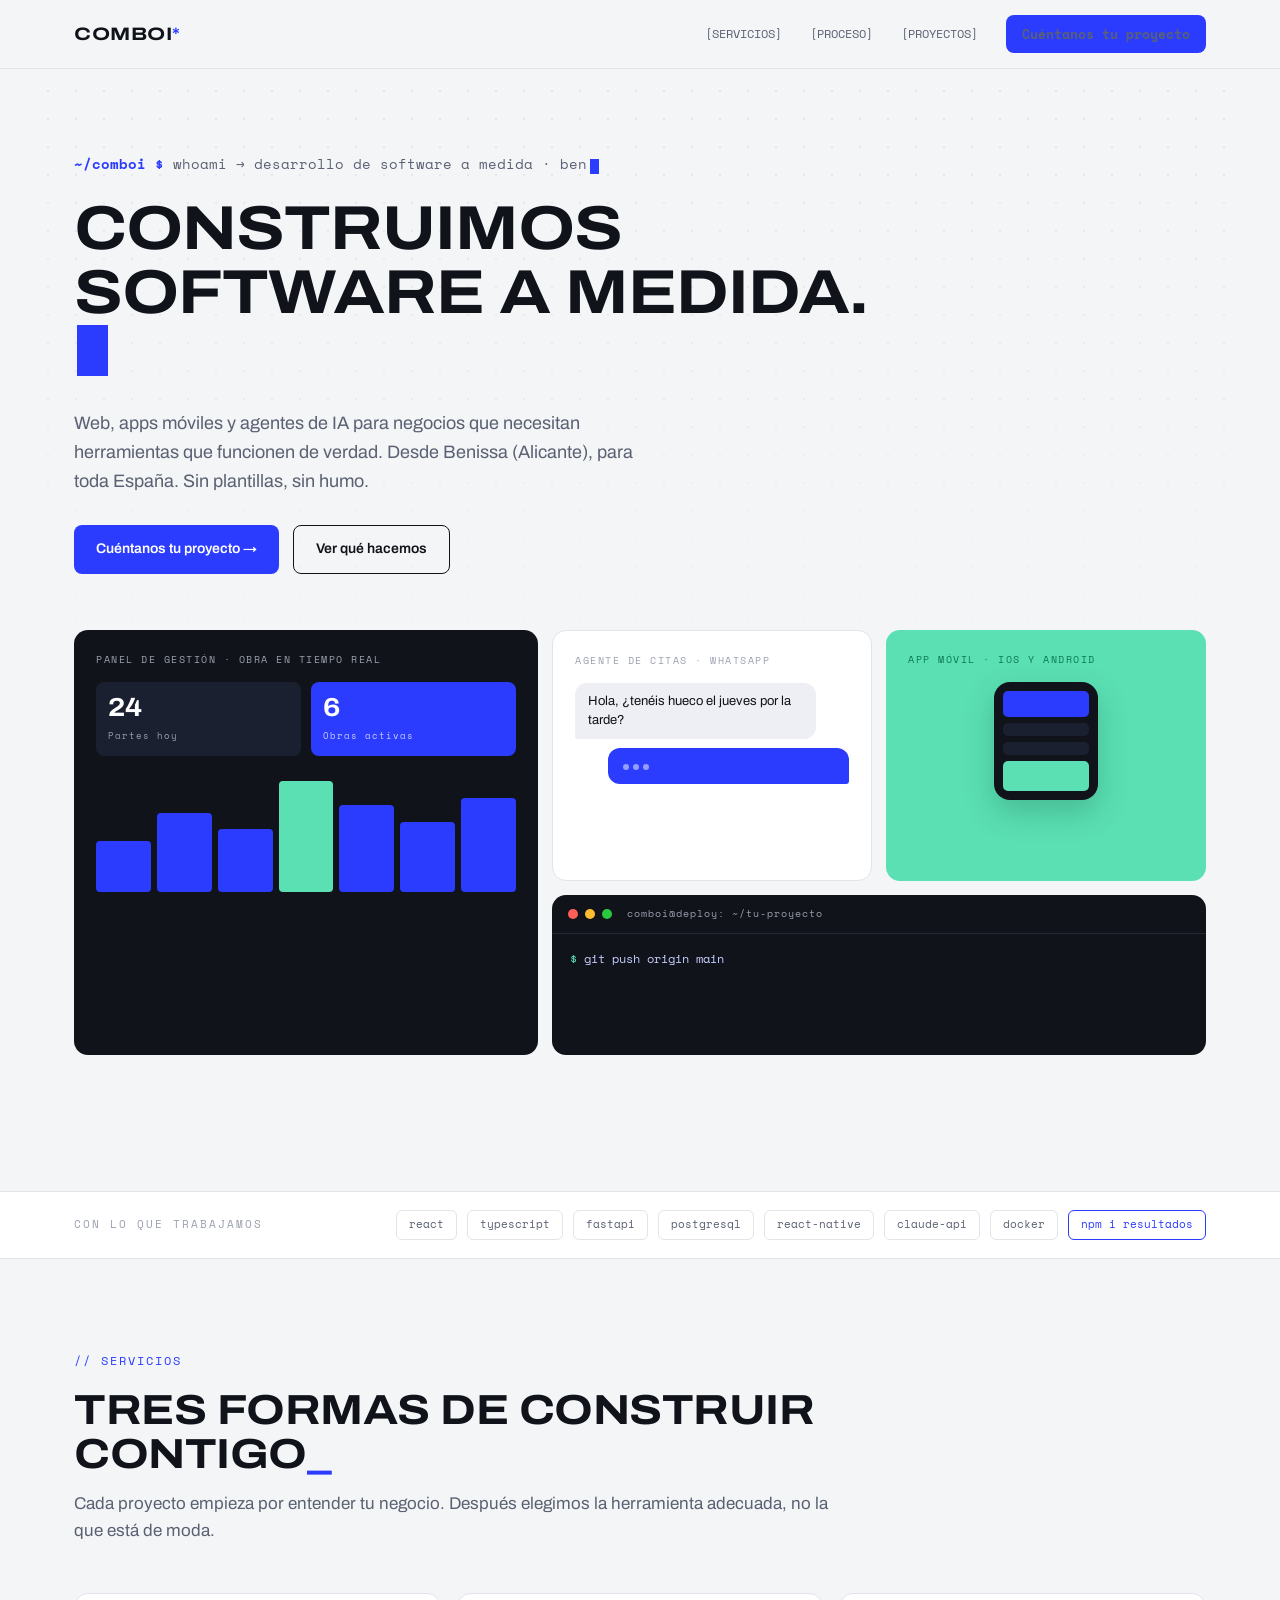
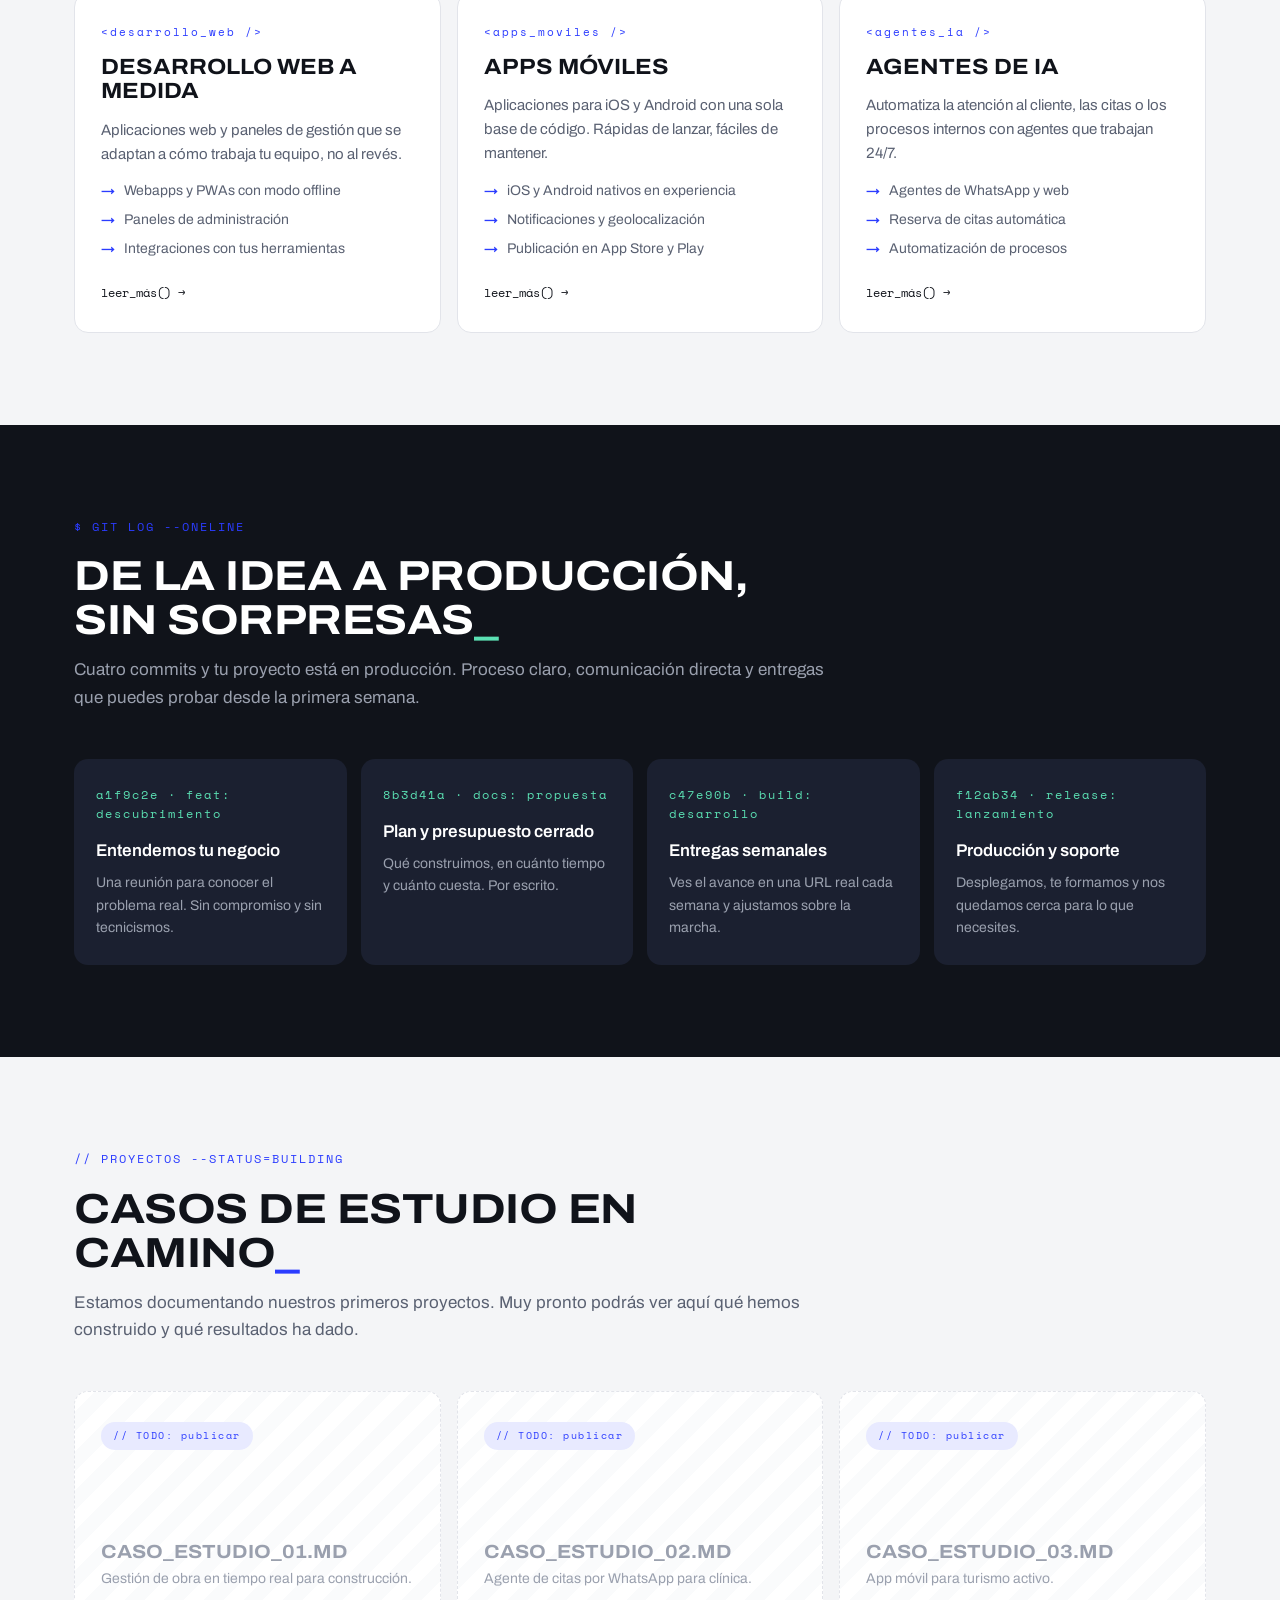
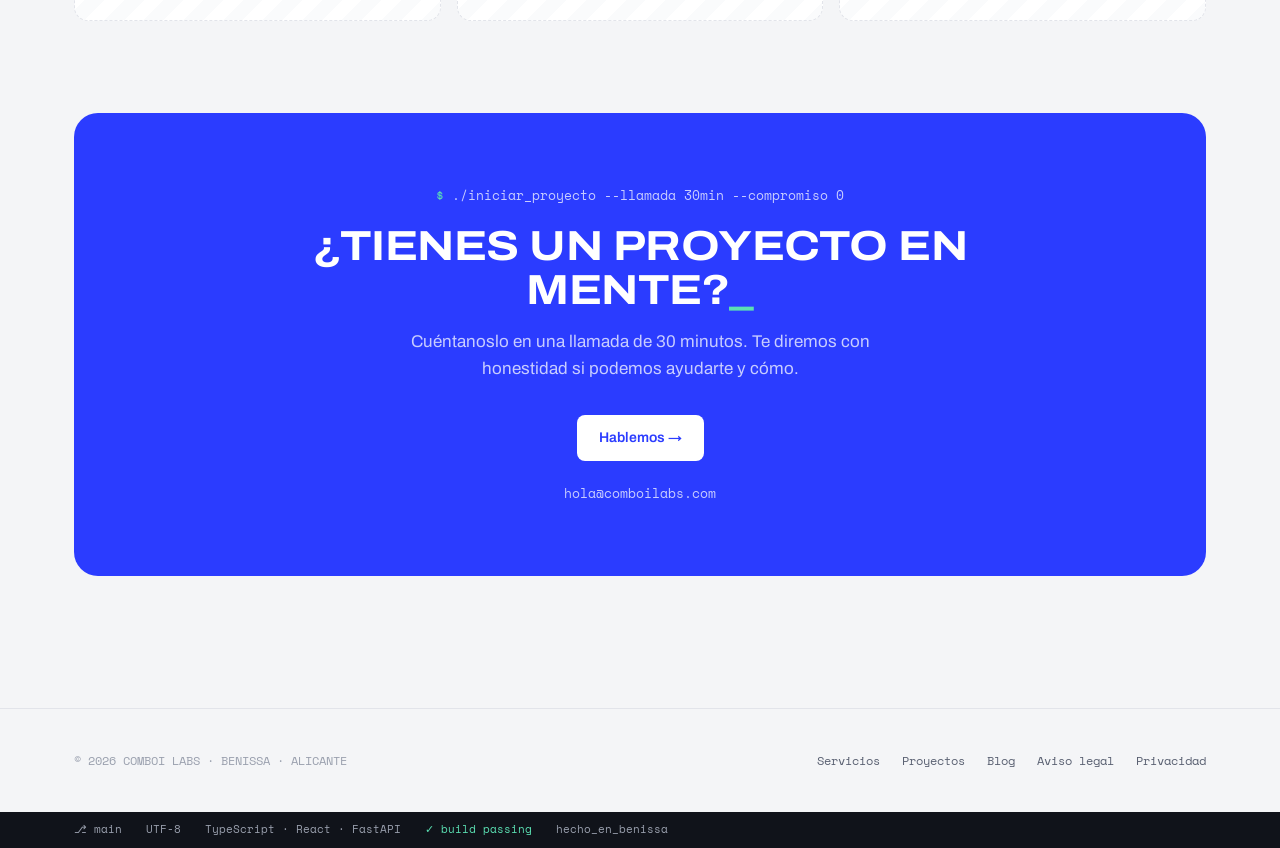
<file: comboi-labs-home.html>
<!DOCTYPE html>
<html lang="es">
<head>
<meta charset="UTF-8">
<meta name="viewport" content="width=device-width, initial-scale=1.0">
<title>Comboi Labs — Desarrollo de software a medida en Benissa, Alicante</title>
<meta name="description" content="Construimos software a medida desde Benissa (Alicante): desarrollo web, aplicaciones móviles y agentes de IA para negocios de toda España.">
<link rel="preconnect" href="https://fonts.googleapis.com">
<link rel="preconnect" href="https://fonts.gstatic.com" crossorigin>
<link href="https://fonts.googleapis.com/css2?family=Archivo:wdth,wght@62..125,400..700&family=Space+Mono:wght@400;700&display=swap" rel="stylesheet">
<script type="application/ld+json">
{
  "@context": "https://schema.org",
  "@type": "Organization",
  "name": "Comboi Labs",
  "url": "https://comboilabs.com",
  "description": "Empresa de desarrollo de software a medida en Benissa (Alicante): desarrollo web, apps móviles y agentes de IA.",
  "address": { "@type": "PostalAddress", "addressLocality": "Benissa", "addressRegion": "Alicante", "addressCountry": "ES" }
}
</script>
<style>
:root{
  --bg:#F4F5F7;
  --surface:#FFFFFF;
  --ink:#10131A;
  --ink-2:#5A6172;
  --ink-3:#9AA0AE;
  --cobalt:#2B3CFF;
  --cobalt-soft:#E8EAFF;
  --mint:#5BE0B3;
  --mint-deep:#0B7A52;
  --line:#E2E4EA;
  --tile-dark:#10131A;
  --tile-dark-2:#1B2030;
  --radius:14px;
}
*{margin:0;padding:0;box-sizing:border-box}
html{scroll-behavior:smooth}
body{
  font-family:'Archivo',sans-serif;
  font-variation-settings:'wdth' 100;
  background:var(--bg);
  color:var(--ink);
  line-height:1.6;
  -webkit-font-smoothing:antialiased;
}
.mono{font-family:'Space Mono',monospace}
.wrap{max-width:1180px;margin:0 auto;padding:0 24px}
a{color:inherit;text-decoration:none}
::selection{background:var(--cobalt);color:#fff}

/* ---------- Header ---------- */
header{
  position:sticky;top:0;z-index:50;
  background:rgba(244,245,247,.85);
  backdrop-filter:blur(12px);
  border-bottom:1px solid var(--line);
}
.nav{display:flex;align-items:center;justify-content:space-between;height:68px}
.logo{
  font-variation-settings:'wdth' 125;
  font-weight:700;font-size:18px;letter-spacing:.5px;
}
.logo em{font-style:normal;color:var(--cobalt)}
.nav-links{display:flex;gap:28px;align-items:center}
.nav-links a{
  font-family:'Space Mono',monospace;font-size:12px;
  color:var(--ink-2);transition:color .2s;
}
.nav-links a:hover{color:var(--cobalt)}
.btn{
  display:inline-flex;align-items:center;gap:8px;
  font-family:'Archivo',sans-serif;font-weight:600;font-size:14px;
  background:var(--cobalt);color:#fff;
  padding:12px 22px;border-radius:8px;border:none;cursor:pointer;
  transition:transform .15s,box-shadow .2s,background .2s;
}
.btn:hover{transform:translateY(-2px);box-shadow:0 8px 24px rgba(43,60,255,.3)}
.btn:focus-visible{outline:3px solid var(--mint);outline-offset:2px}
.btn.ghost{background:transparent;color:var(--ink);border:1.5px solid var(--ink)}
.btn.ghost:hover{box-shadow:0 8px 24px rgba(16,19,26,.12)}
.btn.small{padding:9px 16px;font-size:13px}
.menu-toggle{display:none;background:none;border:none;font-size:24px;cursor:pointer;color:var(--ink)}

/* ---------- Hero ---------- */
.hero{padding:84px 0 64px;position:relative}
.hero::before{
  content:"";position:absolute;inset:-20px -40px 30%;z-index:0;
  background-image:radial-gradient(var(--line) 1.2px,transparent 1.2px);
  background-size:28px 28px;
  -webkit-mask-image:linear-gradient(to bottom,black 0%,transparent 100%);
  mask-image:linear-gradient(to bottom,black 0%,transparent 100%);
}
.hero>*{position:relative;z-index:1}
.term-line{
  font-family:'Space Mono',monospace;font-size:14px;color:var(--ink-2);
  display:block;margin-bottom:22px;min-height:22px;
}
.term-line .prompt{color:var(--cobalt);font-weight:700}
.caret{
  display:inline-block;width:9px;height:1.05em;background:var(--cobalt);
  vertical-align:text-bottom;margin-left:3px;
  animation:caretBlink 1s steps(1) infinite;
}
@keyframes caretBlink{50%{opacity:0}}
.eyebrow{
  font-family:'Space Mono',monospace;font-size:12px;letter-spacing:2px;
  color:var(--cobalt);text-transform:uppercase;display:block;margin-bottom:18px;
}
h1{
  font-variation-settings:'wdth' 115;
  font-weight:700;text-transform:uppercase;
  font-size:clamp(34px,5.4vw,62px);
  line-height:1.02;letter-spacing:-1px;
  max-width:880px;
}
h1 .hl{color:var(--cobalt)}
.hero p.sub{
  font-size:18px;color:var(--ink-2);max-width:560px;margin:22px 0 30px;
}
.hero-ctas{display:flex;gap:14px;flex-wrap:wrap}

/* ---------- Bento ---------- */
.bento{
  display:grid;
  grid-template-columns:1.45fr 1fr 1fr;
  grid-template-rows:auto auto;
  gap:14px;margin-top:56px;
}
.tile{
  border-radius:var(--radius);padding:22px;
  opacity:0;transform:translateY(24px);
  transition:opacity .6s ease,transform .6s ease;
}
.tile.in{opacity:1;transform:none}
.tile-label{
  font-family:'Space Mono',monospace;font-size:10px;letter-spacing:1.5px;
  text-transform:uppercase;display:block;margin-bottom:14px;
}
.tile.dark{background:var(--tile-dark);grid-row:span 2}
.tile.dark .tile-label{color:var(--ink-3)}
.kpis{display:flex;gap:10px;margin-bottom:16px}
.kpi{flex:1;border-radius:8px;padding:12px}
.kpi .num{font-weight:700;font-size:26px;line-height:1;font-variation-settings:'wdth' 110}
.kpi .lbl{font-family:'Space Mono',monospace;font-size:9px;letter-spacing:1px;margin-top:6px;display:block}
.kpi.a{background:var(--tile-dark-2)}
.kpi.a .num{color:#fff}.kpi.a .lbl{color:var(--ink-3)}
.kpi.b{background:var(--cobalt)}
.kpi.b .num{color:#fff}.kpi.b .lbl{color:#C8CDFF}
.chart{display:flex;align-items:flex-end;gap:6px;height:120px}
.bar{
  flex:1;border-radius:4px;background:var(--cobalt);
  transform-origin:bottom;transform:scaleY(0);
  transition:transform .8s cubic-bezier(.2,.8,.2,1);
}
.bar.peak{background:var(--mint)}
.tile.in .bar{transform:scaleY(1)}
.tile.chat{background:var(--surface);border:1px solid var(--line)}
.tile.chat .tile-label{color:var(--ink-3)}
.bubble{
  font-size:13px;line-height:1.45;border-radius:12px;padding:9px 13px;
  max-width:88%;margin-bottom:9px;opacity:0;transform:translateY(8px);
  transition:opacity .4s,transform .4s;
}
.bubble.show{opacity:1;transform:none}
.bubble.them{background:#EDEFF4;color:var(--ink);border-bottom-left-radius:3px}
.bubble.us{background:var(--cobalt);color:#fff;margin-left:auto;border-bottom-right-radius:3px}
.typing{display:inline-flex;gap:4px;padding:4px 2px}
.typing i{width:6px;height:6px;border-radius:50%;background:#fff;opacity:.5;animation:blink 1s infinite}
.typing i:nth-child(2){animation-delay:.2s}
.typing i:nth-child(3){animation-delay:.4s}
@keyframes blink{0%,100%{opacity:.3}50%{opacity:1}}
.tile.mintbg{background:var(--mint)}
.tile.mintbg .tile-label{color:var(--mint-deep)}
.phone{
  width:104px;margin:4px auto 0;background:var(--tile-dark);
  border-radius:16px;padding:9px;box-shadow:0 12px 30px rgba(11,74,54,.25);
}
.phone .row{border-radius:5px;margin-bottom:6px}
.phone .row.r1{height:26px;background:var(--cobalt)}
.phone .row.r2{height:13px;background:var(--tile-dark-2)}
.phone .row.r3{height:13px;background:var(--tile-dark-2)}
.phone .row.r4{height:30px;background:var(--mint);margin-bottom:0}
.tile.term{background:var(--tile-dark);grid-column:span 2;padding:0;overflow:hidden}
.term-bar{display:flex;gap:7px;align-items:center;padding:11px 16px;border-bottom:1px solid #232838}
.term-bar i{width:10px;height:10px;border-radius:50%;display:inline-block}
.term-title{font-family:'Space Mono',monospace;font-size:10px;color:var(--ink-3);margin-left:8px;letter-spacing:1px}
.term-body{font-family:'Space Mono',monospace;font-size:12px;line-height:1.9;padding:14px 18px 16px;min-height:104px}
.t-line{color:#C8CDFF;opacity:0;transform:translateY(4px);transition:opacity .3s,transform .3s}
.t-line.show{opacity:1;transform:none}
.t-prompt{color:var(--mint)}
.t-dim{color:#6B7390}
.t-ok{color:var(--mint)}
@keyframes pulse{0%,100%{opacity:1}50%{opacity:.5}}
.blink{animation:pulse 1.4s infinite}

/* ---------- Stack strip ---------- */
.stack{
  border-top:1px solid var(--line);border-bottom:1px solid var(--line);
  padding:18px 0;margin-top:72px;background:var(--surface);
}
.stack .wrap{
  display:flex;gap:14px;flex-wrap:wrap;align-items:center;justify-content:space-between;
}
.stack .lbl{font-family:'Space Mono',monospace;font-size:11px;color:var(--ink-3);letter-spacing:2px}
.stack .tags{display:flex;gap:10px;flex-wrap:wrap}
.tag{
  font-family:'Space Mono',monospace;font-size:11px;color:var(--ink-2);
  border:1px solid var(--line);border-radius:6px;padding:5px 12px;
}

/* ---------- Sections ---------- */
section{padding:92px 0}
.sec-head{margin-bottom:48px;max-width:760px}
h2{
  font-variation-settings:'wdth' 115;font-weight:700;text-transform:uppercase;
  font-size:clamp(26px,3.6vw,42px);line-height:1.05;letter-spacing:-0.5px;
}
.sec-head p{color:var(--ink-2);font-size:17px;margin-top:14px}

/* Servicios */
.services{display:grid;grid-template-columns:repeat(3,1fr);gap:16px}
.svc{
  background:var(--surface);border:1px solid var(--line);border-radius:var(--radius);
  padding:30px 26px;display:flex;flex-direction:column;gap:14px;
  transition:transform .2s,box-shadow .25s,border-color .2s;
  opacity:0;transform:translateY(24px);
}
.svc.in{opacity:1;transform:none;transition:opacity .6s ease,transform .6s ease}
.svc:hover{transform:translateY(-6px);box-shadow:0 18px 40px rgba(16,19,26,.08);border-color:var(--cobalt)}
.svc .num{font-family:'Space Mono',monospace;font-size:11px;color:var(--cobalt);letter-spacing:2px}
.svc h3{font-variation-settings:'wdth' 110;font-weight:700;font-size:22px;text-transform:uppercase;line-height:1.1}
.svc p{color:var(--ink-2);font-size:15px;flex:1}
.svc ul{list-style:none;display:flex;flex-direction:column;gap:7px}
.svc li{font-size:14px;color:var(--ink-2);display:flex;gap:9px;align-items:baseline}
.svc li::before{content:"→";color:var(--cobalt);font-weight:700}
.svc .link{
  font-family:'Space Mono',monospace;font-size:12px;color:var(--ink);
  margin-top:8px;display:inline-flex;gap:8px;align-items:center;
}
.svc:hover .link{color:var(--cobalt)}

/* Proceso */
.proc-band{background:var(--tile-dark);color:#fff}
.proc-band h2{color:#fff}
.proc-band .sec-head p{color:var(--ink-3)}
.steps{display:grid;grid-template-columns:repeat(4,1fr);gap:14px}
.step{
  background:var(--tile-dark-2);border-radius:var(--radius);padding:26px 22px;
  opacity:0;transform:translateY(24px);
}
.step.in{opacity:1;transform:none;transition:opacity .6s ease,transform .6s ease}
.step .num{
  font-family:'Space Mono',monospace;font-size:12px;color:var(--mint);letter-spacing:2px;
  display:block;margin-bottom:14px;
}
.step h3{font-weight:600;font-size:17px;margin-bottom:8px}
.step p{font-size:14px;color:var(--ink-3)}

/* Proyectos */
.projects{display:grid;grid-template-columns:repeat(3,1fr);gap:16px}
.proj{
  border:1.5px dashed var(--line);border-radius:var(--radius);
  background:repeating-linear-gradient(135deg,var(--surface),var(--surface) 14px,#FAFBFC 14px,#FAFBFC 28px);
  padding:30px 26px;min-height:230px;
  display:flex;flex-direction:column;justify-content:space-between;
  opacity:0;transform:translateY(24px);
}
.proj.in{opacity:1;transform:none;transition:opacity .6s ease,transform .6s ease}
.proj .badge{
  align-self:flex-start;
  font-family:'Space Mono',monospace;font-size:10px;letter-spacing:1.5px;
  color:var(--cobalt);background:var(--cobalt-soft);
  padding:6px 12px;border-radius:20px;
}
.proj h3{font-variation-settings:'wdth' 110;font-weight:700;font-size:19px;text-transform:uppercase;color:var(--ink-3)}
.proj p{font-size:14px;color:var(--ink-3)}

/* CTA */
.cta-band{background:var(--cobalt);color:#fff;border-radius:24px;padding:72px 48px;text-align:center}
.cta-band h2{color:#fff;max-width:680px;margin:0 auto}
.cta-band p{color:#C8CDFF;font-size:17px;margin:16px auto 32px;max-width:520px}
.cta-band .btn{background:#fff;color:var(--cobalt)}
.cta-band .btn:hover{box-shadow:0 8px 28px rgba(0,0,0,.25)}
.cta-band .mail{
  display:block;margin-top:22px;font-family:'Space Mono',monospace;font-size:13px;color:#C8CDFF;
}
.cta-band .mail:hover{color:#fff}

/* Footer */
footer{border-top:1px solid var(--line);padding:42px 0 0;margin-top:40px}
.foot{display:flex;justify-content:space-between;gap:24px;flex-wrap:wrap;align-items:center}
.foot .left{font-family:'Space Mono',monospace;font-size:12px;color:var(--ink-3)}
.foot .links{display:flex;gap:22px;flex-wrap:wrap}
.foot .links a{font-family:'Space Mono',monospace;font-size:12px;color:var(--ink-2)}
.foot .links a:hover{color:var(--cobalt)}
.statusbar{background:var(--tile-dark);margin-top:42px}
.statusbar .wrap{display:flex;gap:24px;padding:9px 24px;flex-wrap:wrap;font-family:'Space Mono',monospace;font-size:11px;color:var(--ink-3)}
.statusbar .ok{color:var(--mint)}

h2::after{content:"_";color:var(--cobalt);animation:caretBlink 1.1s steps(1) infinite}
.proc-band h2::after,.cta-band h2::after{color:var(--mint)}
.cta-cmd{
  font-family:'Space Mono',monospace;font-size:13px;color:#C8CDFF;
  display:block;margin-bottom:18px;
}
.cta-cmd .prompt{color:var(--mint)}
.tag.hl-tag{border-color:var(--cobalt);color:var(--cobalt)}
.toast{
  position:fixed;bottom:24px;left:50%;transform:translate(-50%,80px);
  background:var(--tile-dark);color:var(--mint);
  font-family:'Space Mono',monospace;font-size:13px;
  padding:12px 22px;border-radius:8px;z-index:99;
  transition:transform .35s cubic-bezier(.2,.8,.2,1);
}
.toast.show{transform:translate(-50%,0)}
@keyframes wiggle{0%,100%{transform:rotate(0)}25%{transform:rotate(-1.2deg)}75%{transform:rotate(1.2deg)}}
body.comboi-mode .tile,body.comboi-mode .svc,body.comboi-mode .step{animation:wiggle .5s ease-in-out 2}

/* Reveal genérico */
.reveal{opacity:0;transform:translateY(24px)}
.reveal.in{opacity:1;transform:none;transition:opacity .6s ease,transform .6s ease}

@media (prefers-reduced-motion:reduce){
  *,*::before,*::after{animation:none!important;transition:none!important}
  .tile,.svc,.step,.proj,.reveal{opacity:1!important;transform:none!important}
  .bar{transform:scaleY(1)!important}
  .bubble,.t-line{opacity:1!important;transform:none!important}
  .caret{display:none!important}
}

/* ---------- Responsive ---------- */
@media (max-width:920px){
  .bento{grid-template-columns:1fr 1fr}
  .tile.dark{grid-row:auto;grid-column:span 2}
  .services,.projects{grid-template-columns:1fr}
  .steps{grid-template-columns:1fr 1fr}
}
@media (max-width:640px){
  .nav-links{
    display:none;position:absolute;top:68px;left:0;right:0;
    background:var(--bg);border-bottom:1px solid var(--line);
    flex-direction:column;padding:20px 24px;gap:18px;align-items:flex-start;
  }
  .nav-links.open{display:flex}
  .menu-toggle{display:block}
  .bento{grid-template-columns:1fr}
  .tile.dark,.tile.term{grid-column:auto}
  .steps{grid-template-columns:1fr}
  .cta-band{padding:52px 24px}
  section{padding:64px 0}
}
</style>
</head>
<body>

<header>
  <div class="wrap nav">
    <a href="#" class="logo">COMBOI<em>*</em></a>
    <nav class="nav-links" id="navLinks" aria-label="Navegación principal">
      <a href="#servicios">[SERVICIOS]</a>
      <a href="#proceso">[PROCESO]</a>
      <a href="#proyectos">[PROYECTOS]</a>
      <a href="#contacto" class="btn small">Cuéntanos tu proyecto</a>
    </nav>
    <button class="menu-toggle" id="menuToggle" aria-label="Abrir menú">☰</button>
  </div>
</header>

<main>
<div class="wrap">
  <div class="hero">
    <span class="term-line"><span class="prompt">~/comboi&nbsp;$</span>&nbsp;<span id="termTyped">whoami → desarrollo de software a medida · benissa, alicante</span><span class="caret" aria-hidden="true"></span></span>
    <h1>Construimos software a medida.<br><span class="hl" id="typedH1" data-text="Esto es lo que hace.">Esto es lo que hace.</span><span class="caret" id="h1Caret" style="width:.5em;height:.82em;vertical-align:baseline" aria-hidden="true" hidden></span></h1>
    <p class="sub">Web, apps móviles y agentes de IA para negocios que necesitan herramientas que funcionen de verdad. Desde Benissa (Alicante), para toda España. Sin plantillas, sin humo.</p>
    <div class="hero-ctas">
      <a href="#contacto" class="btn">Cuéntanos tu proyecto →</a>
      <a href="#servicios" class="btn ghost">Ver qué hacemos</a>
    </div>

    <div class="bento" id="bento">
      <div class="tile dark">
        <span class="tile-label">Panel de gestión · obra en tiempo real</span>
        <div class="kpis">
          <div class="kpi a"><span class="num" data-count="24">0</span><span class="lbl">Partes hoy</span></div>
          <div class="kpi b"><span class="num" data-count="6">0</span><span class="lbl">Obras activas</span></div>
        </div>
        <div class="chart" aria-hidden="true">
          <div class="bar" style="height:42%;transition-delay:.05s"></div>
          <div class="bar" style="height:66%;transition-delay:.12s"></div>
          <div class="bar" style="height:52%;transition-delay:.19s"></div>
          <div class="bar peak" style="height:92%;transition-delay:.26s"></div>
          <div class="bar" style="height:72%;transition-delay:.33s"></div>
          <div class="bar" style="height:58%;transition-delay:.40s"></div>
          <div class="bar" style="height:78%;transition-delay:.47s"></div>
        </div>
      </div>

      <div class="tile chat">
        <span class="tile-label">Agente de citas · WhatsApp</span>
        <div id="chatDemo">
          <div class="bubble them">Hola, ¿tenéis hueco el jueves por la tarde?</div>
          <div class="bubble us" id="bubbleTyping"><span class="typing"><i></i><i></i><i></i></span></div>
          <div class="bubble us" id="bubbleReply">¡Sí! Tengo 16:30 o 18:00. ¿Cuál te va mejor? ✓</div>
        </div>
      </div>

      <div class="tile mintbg">
        <span class="tile-label">App móvil · iOS y Android</span>
        <div class="phone" aria-hidden="true">
          <div class="row r1"></div>
          <div class="row r2"></div>
          <div class="row r3"></div>
          <div class="row r4"></div>
        </div>
      </div>

      <div class="tile term">
        <div class="term-bar" aria-hidden="true">
          <i style="background:#FF5F57"></i><i style="background:#FEBC2E"></i><i style="background:#28C840"></i>
          <span class="term-title">comboi@deploy: ~/tu-proyecto</span>
        </div>
        <div class="term-body">
          <div class="t-line"><span class="t-prompt">$</span> git push origin main</div>
          <div class="t-line t-dim">→ build <span class="t-ok">✓</span> · 142 tests <span class="t-ok">✓</span> · 0 errores</div>
          <div class="t-line"><span class="t-prompt">$</span> deploy --prod</div>
          <div class="t-line"><span class="t-ok blink">● LIVE</span> <span class="t-dim">en producción · 34s</span></div>
        </div>
      </div>
    </div>
  </div>
</div>

<div class="stack">
  <div class="wrap">
    <span class="lbl">CON LO QUE TRABAJAMOS</span>
    <div class="tags">
      <span class="tag">react</span>
      <span class="tag">typescript</span>
      <span class="tag">fastapi</span>
      <span class="tag">postgresql</span>
      <span class="tag">react-native</span>
      <span class="tag">claude-api</span>
      <span class="tag">docker</span>
      <span class="tag hl-tag">npm i resultados</span>
    </div>
  </div>
</div>

<section id="servicios">
  <div class="wrap">
    <div class="sec-head reveal">
      <span class="eyebrow">// servicios</span>
      <h2>Tres formas de construir contigo</h2>
      <p>Cada proyecto empieza por entender tu negocio. Después elegimos la herramienta adecuada, no la que está de moda.</p>
    </div>
    <div class="services">
      <article class="svc">
        <span class="num">&lt;desarrollo_web /&gt;</span>
        <h3>Desarrollo web a medida</h3>
        <p>Aplicaciones web y paneles de gestión que se adaptan a cómo trabaja tu equipo, no al revés.</p>
        <ul>
          <li>Webapps y PWAs con modo offline</li>
          <li>Paneles de administración</li>
          <li>Integraciones con tus herramientas</li>
        </ul>
        <a href="#" class="link">leer_más() →</a>
      </article>
      <article class="svc">
        <span class="num">&lt;apps_moviles /&gt;</span>
        <h3>Apps móviles</h3>
        <p>Aplicaciones para iOS y Android con una sola base de código. Rápidas de lanzar, fáciles de mantener.</p>
        <ul>
          <li>iOS y Android nativos en experiencia</li>
          <li>Notificaciones y geolocalización</li>
          <li>Publicación en App Store y Play</li>
        </ul>
        <a href="#" class="link">leer_más() →</a>
      </article>
      <article class="svc">
        <span class="num">&lt;agentes_ia /&gt;</span>
        <h3>Agentes de IA</h3>
        <p>Automatiza la atención al cliente, las citas o los procesos internos con agentes que trabajan 24/7.</p>
        <ul>
          <li>Agentes de WhatsApp y web</li>
          <li>Reserva de citas automática</li>
          <li>Automatización de procesos</li>
        </ul>
        <a href="#" class="link">leer_más() →</a>
      </article>
    </div>
  </div>
</section>

<section id="proceso" class="proc-band">
  <div class="wrap">
    <div class="sec-head reveal">
      <span class="eyebrow">$ git log --oneline</span>
      <h2>De la idea a producción, sin sorpresas</h2>
      <p>Cuatro commits y tu proyecto está en producción. Proceso claro, comunicación directa y entregas que puedes probar desde la primera semana.</p>
    </div>
    <div class="steps">
      <div class="step">
        <span class="num">a1f9c2e · feat: descubrimiento</span>
        <h3>Entendemos tu negocio</h3>
        <p>Una reunión para conocer el problema real. Sin compromiso y sin tecnicismos.</p>
      </div>
      <div class="step">
        <span class="num">8b3d41a · docs: propuesta</span>
        <h3>Plan y presupuesto cerrado</h3>
        <p>Qué construimos, en cuánto tiempo y cuánto cuesta. Por escrito.</p>
      </div>
      <div class="step">
        <span class="num">c47e90b · build: desarrollo</span>
        <h3>Entregas semanales</h3>
        <p>Ves el avance en una URL real cada semana y ajustamos sobre la marcha.</p>
      </div>
      <div class="step">
        <span class="num">f12ab34 · release: lanzamiento</span>
        <h3>Producción y soporte</h3>
        <p>Desplegamos, te formamos y nos quedamos cerca para lo que necesites.</p>
      </div>
    </div>
  </div>
</section>

<section id="proyectos">
  <div class="wrap">
    <div class="sec-head reveal">
      <span class="eyebrow">// proyectos --status=building</span>
      <h2>Casos de estudio en camino</h2>
      <p>Estamos documentando nuestros primeros proyectos. Muy pronto podrás ver aquí qué hemos construido y qué resultados ha dado.</p>
    </div>
    <!-- PLACEHOLDER: sustituir estas tarjetas por casos reales cuando estén publicados -->
    <div class="projects">
      <article class="proj">
        <span class="badge">// TODO: publicar</span>
        <div>
          <h3>caso_estudio_01.md</h3>
          <p>Gestión de obra en tiempo real para construcción.</p>
        </div>
      </article>
      <article class="proj">
        <span class="badge">// TODO: publicar</span>
        <div>
          <h3>caso_estudio_02.md</h3>
          <p>Agente de citas por WhatsApp para clínica.</p>
        </div>
      </article>
      <article class="proj">
        <span class="badge">// TODO: publicar</span>
        <div>
          <h3>caso_estudio_03.md</h3>
          <p>App móvil para turismo activo.</p>
        </div>
      </article>
    </div>
  </div>
</section>

<section id="contacto" style="padding-top:0">
  <div class="wrap">
    <div class="cta-band reveal">
      <span class="cta-cmd"><span class="prompt">$</span> ./iniciar_proyecto --llamada 30min --compromiso 0</span>
      <h2>¿Tienes un proyecto en mente?</h2>
      <p>Cuéntanoslo en una llamada de 30 minutos. Te diremos con honestidad si podemos ayudarte y cómo.</p>
      <a href="mailto:hola@comboilabs.com" class="btn">Hablemos →</a>
      <a href="mailto:hola@comboilabs.com" class="mail">hola@comboilabs.com</a>
    </div>
  </div>
</section>
</main>

<footer>
  <div class="wrap foot">
    <span class="left">© 2026 COMBOI LABS · BENISSA · ALICANTE</span>
    <div class="links">
      <a href="#servicios">Servicios</a>
      <a href="#proyectos">Proyectos</a>
      <a href="#">Blog</a>
      <a href="#">Aviso legal</a>
      <a href="#">Privacidad</a>
    </div>
  </div>
  <div class="statusbar">
    <div class="wrap">
      <span>⎇ main</span>
      <span>UTF-8</span>
      <span>TypeScript · React · FastAPI</span>
      <span class="ok">✓ build passing</span>
      <span>hecho_en_benissa</span>
    </div>
  </div>
</footer>

<script>
(function(){
  var reduced = window.matchMedia('(prefers-reduced-motion: reduce)').matches;

  // Tecleo del hero (terminal + H1)
  var termTyped = document.getElementById('termTyped');
  var h1Span = document.getElementById('typedH1');
  var h1Caret = document.getElementById('h1Caret');
  function typeInto(el, text, speed, done){
    var i = 0;
    (function tick(){
      el.textContent = text.slice(0, ++i);
      if(i < text.length) setTimeout(tick, speed);
      else if(done) done();
    })();
  }
  if(!reduced){
    var termText = termTyped.textContent;
    var h1Text = h1Span.getAttribute('data-text');
    termTyped.textContent = '';
    h1Span.textContent = '';
    h1Caret.hidden = false;
    setTimeout(function(){
      typeInto(termTyped, termText, 38, function(){
        setTimeout(function(){
          typeInto(h1Span, h1Text, 60, function(){
            setTimeout(function(){ h1Caret.hidden = true; }, 2000);
          });
        }, 300);
      });
    }, 350);
  }

  // Terminal de deploy: líneas secuenciales
  var termTile = document.querySelector('.tile.term');
  var tLines = termTile.querySelectorAll('.t-line');
  if(reduced){
    tLines.forEach(function(l){ l.classList.add('show'); });
  } else {
    var ioTerm = new IntersectionObserver(function(entries){
      if(entries[0].isIntersecting){
        tLines.forEach(function(l, i){
          setTimeout(function(){ l.classList.add('show'); }, 700 + i * 750);
        });
        ioTerm.disconnect();
      }
    }, { threshold: 0.3 });
    ioTerm.observe(termTile);
  }

  // Menú móvil
  var toggle = document.getElementById('menuToggle');
  var links = document.getElementById('navLinks');
  toggle.addEventListener('click', function(){ links.classList.toggle('open'); });
  links.addEventListener('click', function(e){
    if(e.target.tagName === 'A') links.classList.remove('open');
  });

  // Reveal al hacer scroll
  var revealables = document.querySelectorAll('.tile, .svc, .step, .proj, .reveal');
  if(reduced){
    revealables.forEach(function(el){ el.classList.add('in'); });
  } else {
    var io = new IntersectionObserver(function(entries){
      entries.forEach(function(entry, i){
        if(entry.isIntersecting){
          var el = entry.target;
          setTimeout(function(){ el.classList.add('in'); }, (i % 4) * 90);
          io.unobserve(el);
        }
      });
    }, { threshold: 0.15 });
    revealables.forEach(function(el){ io.observe(el); });
  }

  // Contadores del panel
  function countUp(el){
    var target = parseInt(el.getAttribute('data-count'), 10);
    if(reduced){ el.textContent = target; return; }
    var current = 0;
    var step = Math.max(1, Math.round(target / 30));
    var timer = setInterval(function(){
      current += step;
      if(current >= target){ current = target; clearInterval(timer); }
      el.textContent = current;
    }, 40);
  }
  var counted = false;
  var darkTile = document.querySelector('.tile.dark');
  var ioCount = new IntersectionObserver(function(entries){
    if(entries[0].isIntersecting && !counted){
      counted = true;
      document.querySelectorAll('[data-count]').forEach(countUp);
      ioCount.disconnect();
    }
  }, { threshold: 0.3 });
  ioCount.observe(darkTile);

  // Demo de chat: escribiendo → respuesta, en bucle
  var typing = document.getElementById('bubbleTyping');
  var reply = document.getElementById('bubbleReply');
  var them = document.querySelector('.bubble.them');
  function chatLoop(){
    them.classList.add('show');
    typing.classList.remove('show');
    reply.classList.remove('show');
    setTimeout(function(){ typing.classList.add('show'); }, 900);
    setTimeout(function(){
      typing.classList.remove('show');
      typing.style.display = 'none';
      reply.classList.add('show');
    }, 2400);
    setTimeout(function(){
      typing.style.display = '';
      chatLoop();
    }, 6500);
  }
  if(reduced){
    them.classList.add('show');
    reply.classList.add('show');
    typing.style.display = 'none';
  } else {
    var ioChat = new IntersectionObserver(function(entries){
      if(entries[0].isIntersecting){
        chatLoop();
        ioChat.disconnect();
      }
    }, { threshold: 0.3 });
    ioChat.observe(document.querySelector('.tile.chat'));
  }
  // Easter egg: consola
  console.log("%c\n  ╔═╗╔═╗╔╦╗╔╗ ╔═╗╦\n  ║  ║ ║║║║╠╩╗║ ║║\n  ╚═╝╚═╝╩ ╩╚═╝╚═╝╩  labs\n", "color:#2B3CFF;font-family:monospace;font-size:12px");
  console.log("%c¿Curioseando el código? Nos caes bien. → hola@comboilabs.com", "color:#0B7A52;font-family:monospace;font-size:13px");

  // Easter egg: código Konami
  var konami = [38,38,40,40,37,39,37,39,66,65];
  var kIndex = 0;
  document.addEventListener('keydown', function(e){
    kIndex = (e.keyCode === konami[kIndex]) ? kIndex + 1 : 0;
    if(kIndex === konami.length){
      kIndex = 0;
      document.body.classList.add('comboi-mode');
      var toast = document.createElement('div');
      toast.className = 'toast';
      toast.textContent = '> modo_comboi activado ✓';
      document.body.appendChild(toast);
      requestAnimationFrame(function(){ toast.classList.add('show'); });
      setTimeout(function(){
        toast.classList.remove('show');
        document.body.classList.remove('comboi-mode');
        setTimeout(function(){ toast.remove(); }, 400);
      }, 2600);
    }
  });
})();
</script>

</body>
</html>
</file>
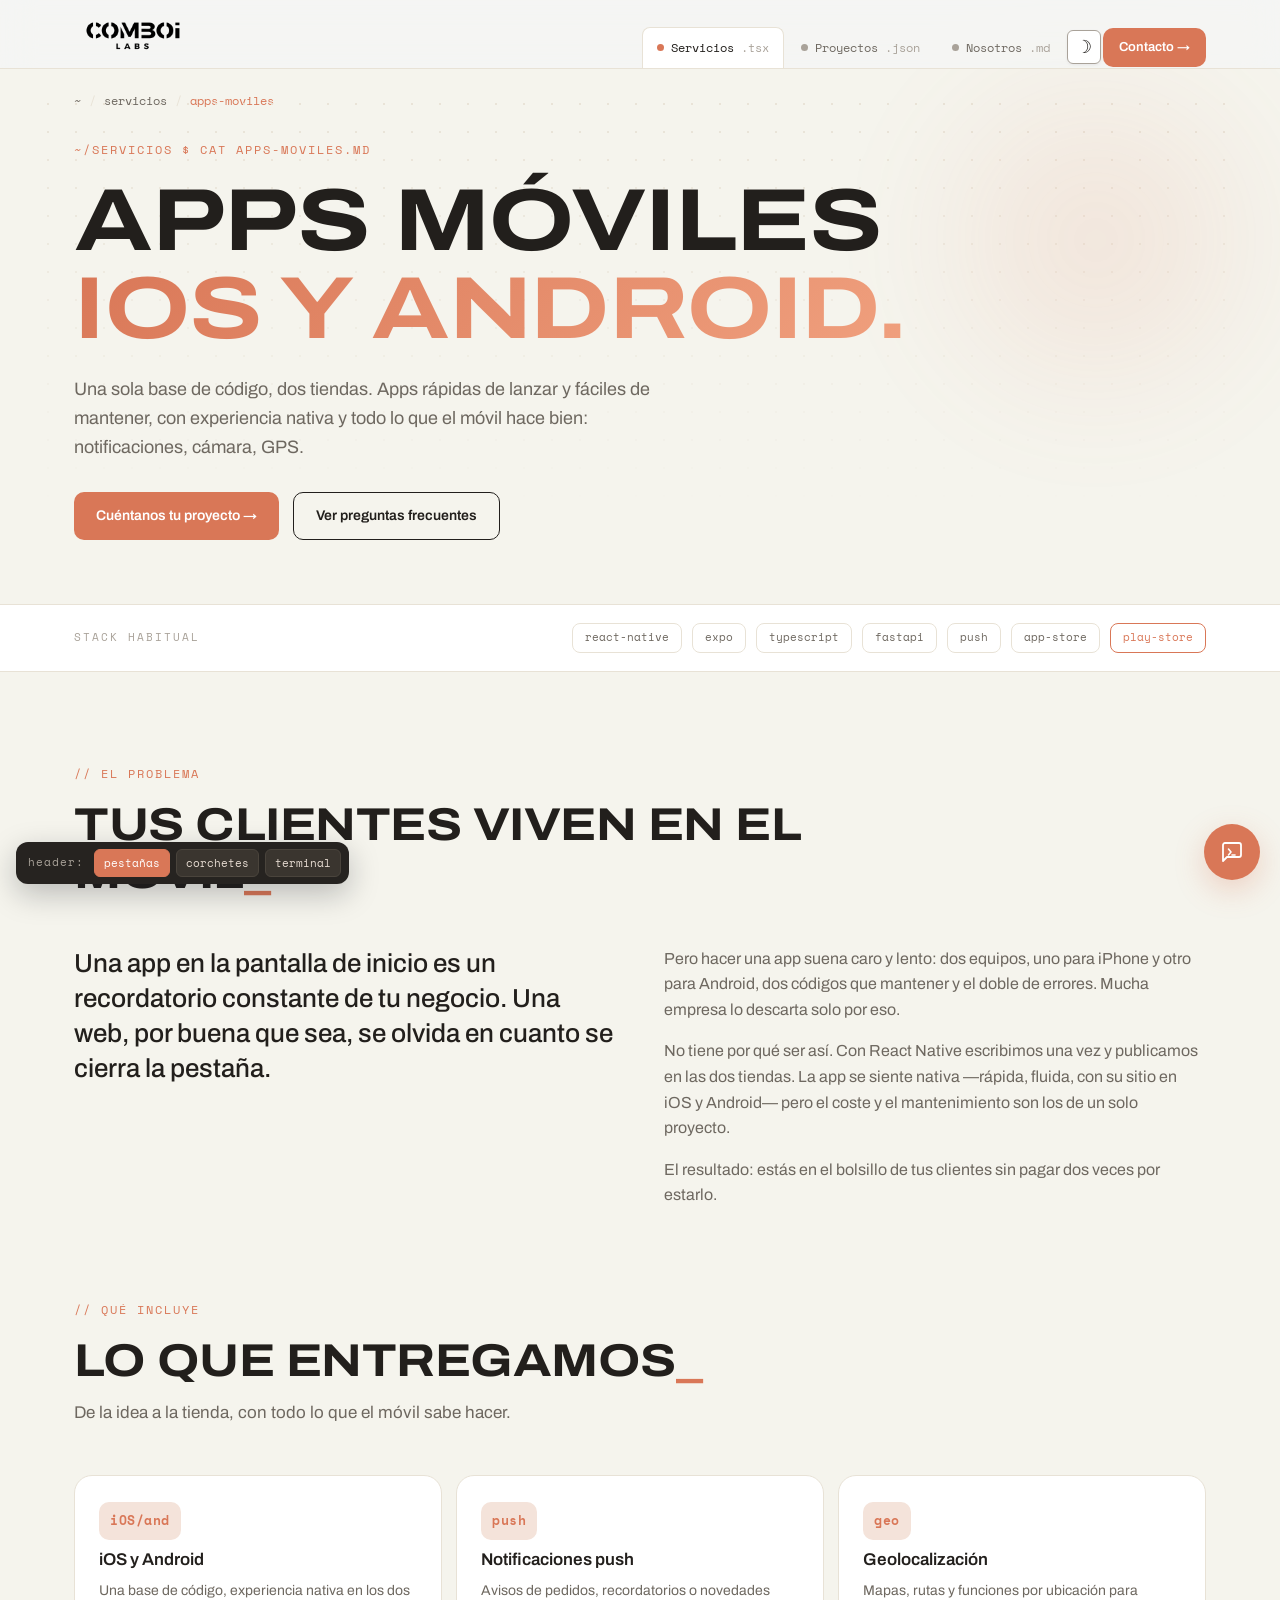
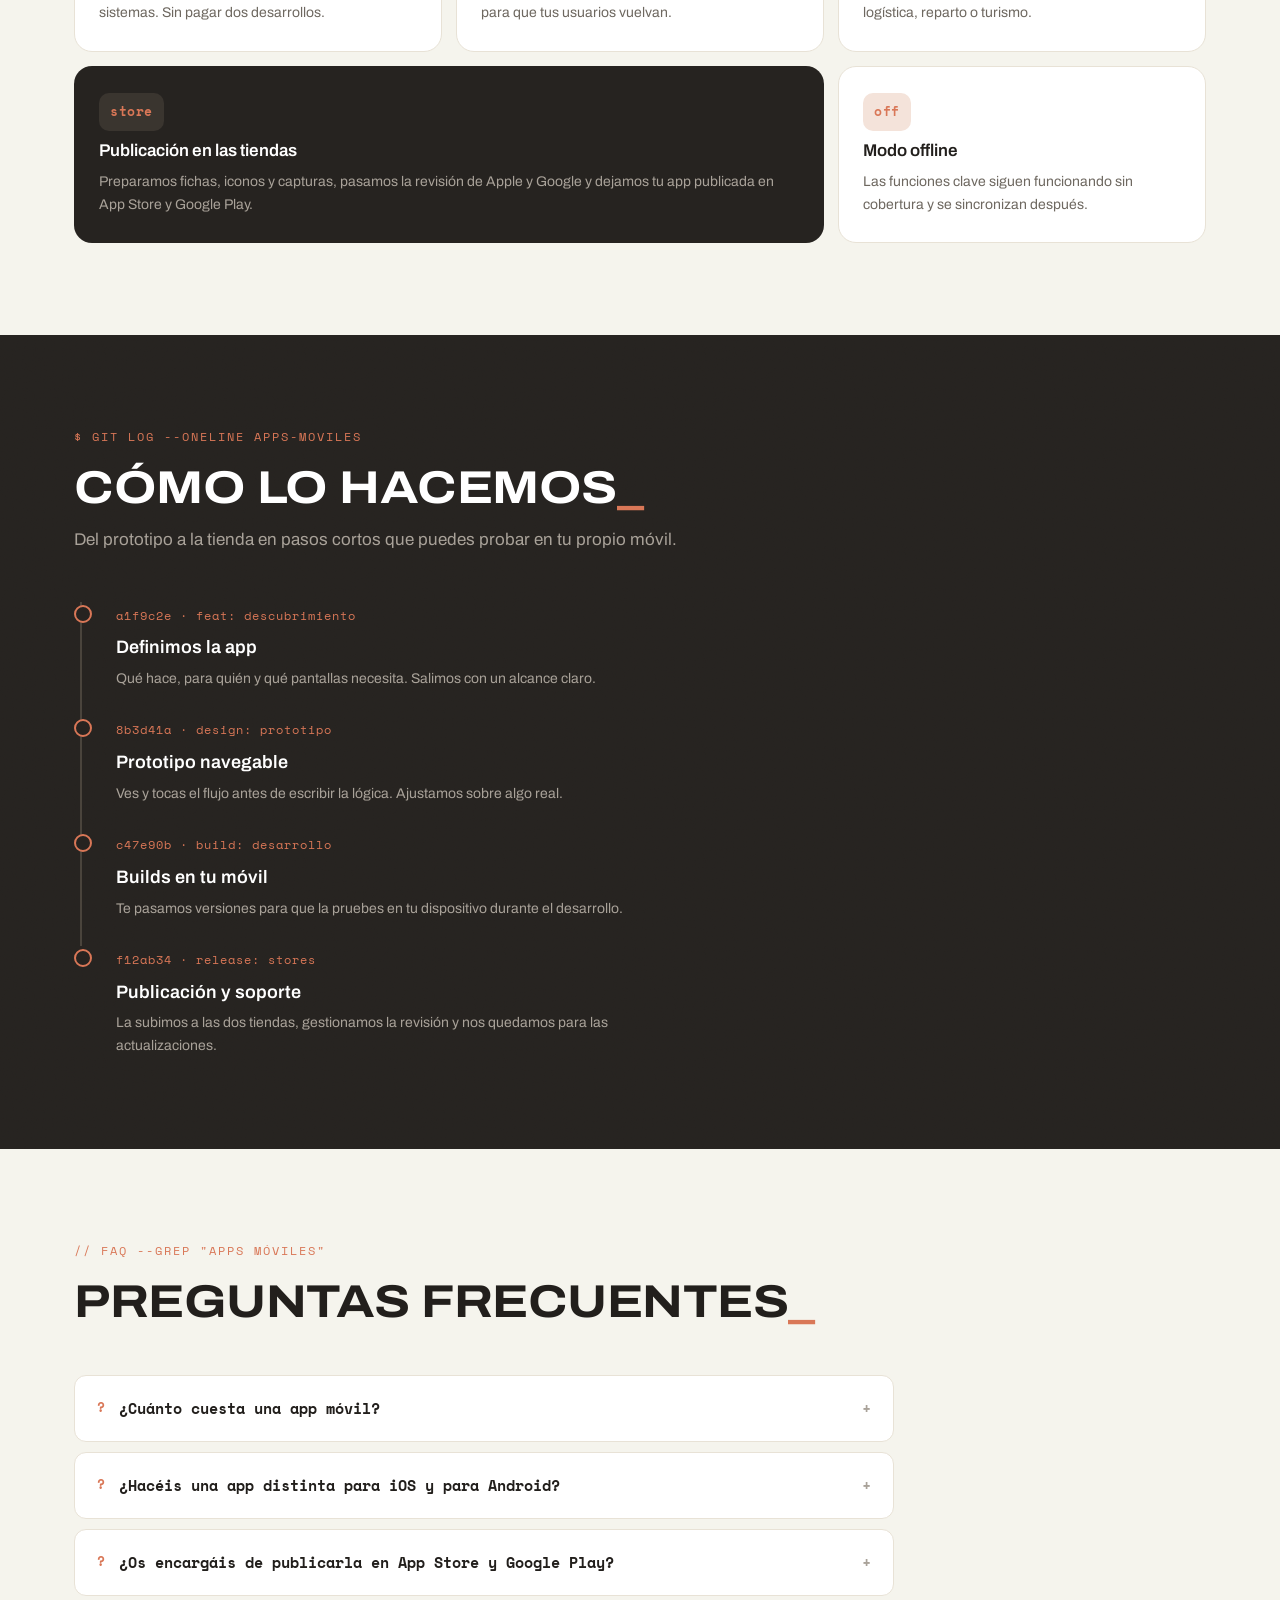
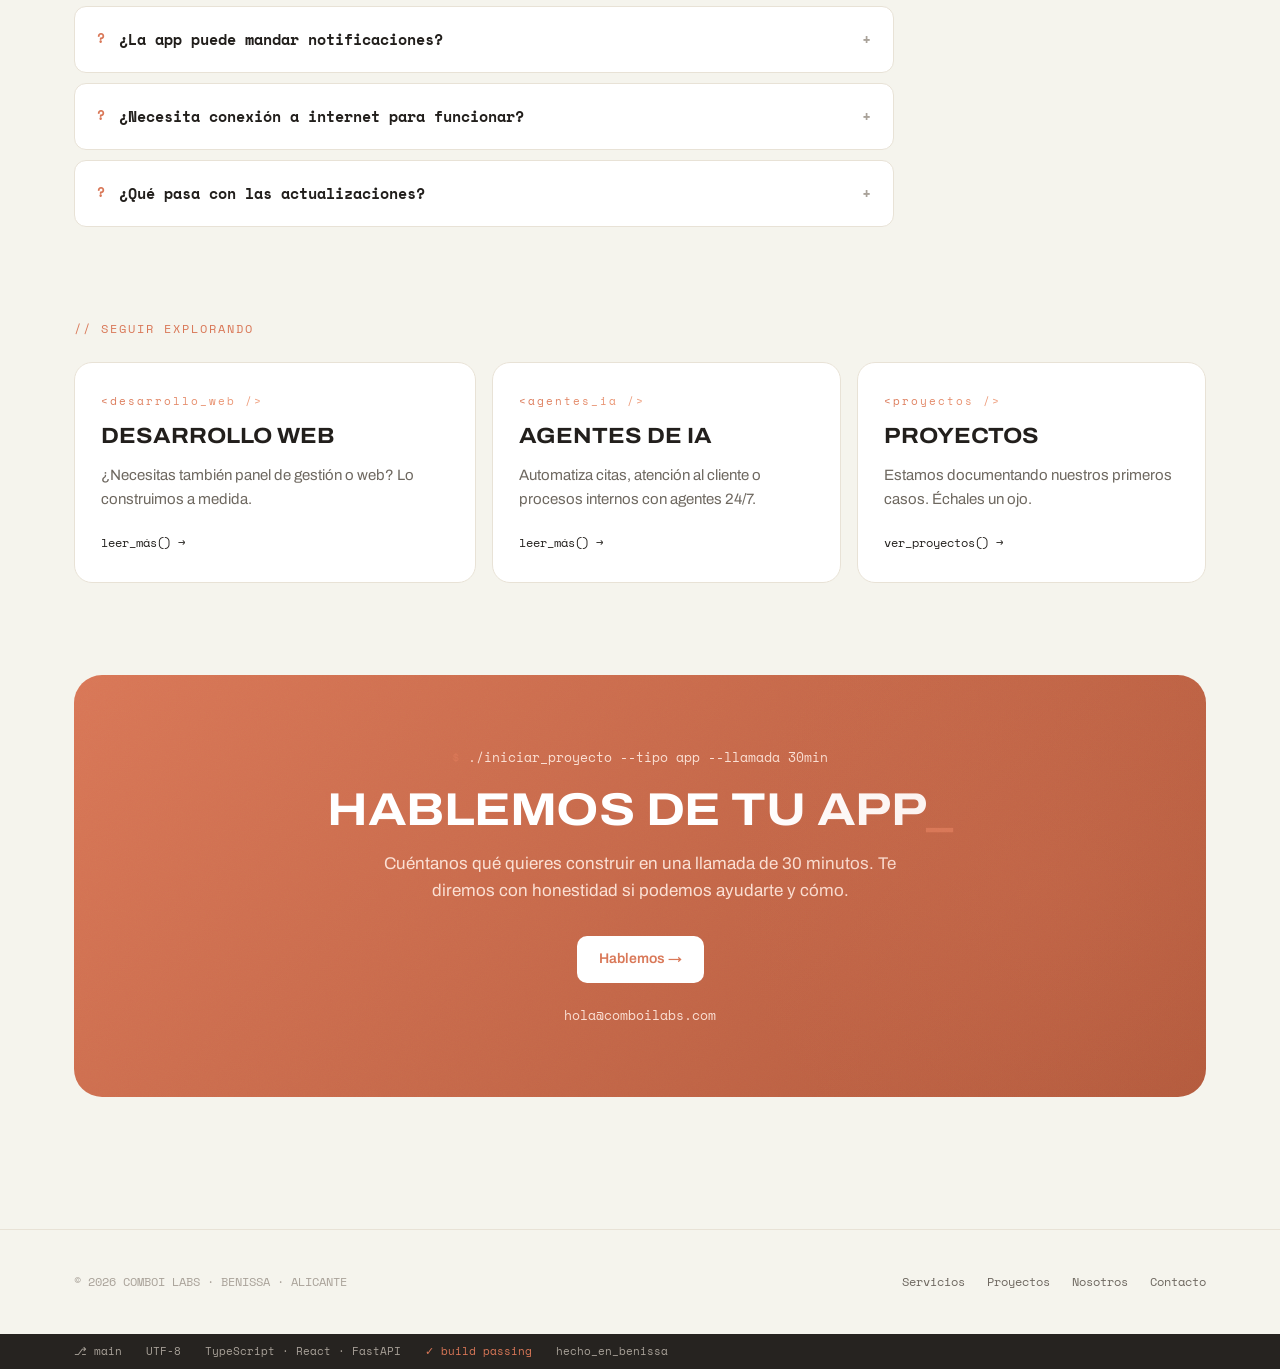
<file: servicio-apps-moviles.html>
<!DOCTYPE html>
<html lang="es">
<head>
<meta charset="UTF-8">
<meta name="viewport" content="width=device-width, initial-scale=1.0">
<title>Desarrollo de apps móviles iOS y Android — Comboi Labs</title>
<meta name="description" content="Desarrollo de apps móviles para iOS y Android con React Native: una sola base de código, notificaciones push, geolocalización y publicación en App Store y Google Play.">
<link rel="canonical" href="https://comboilabs.com/servicios/apps-moviles/">
<link rel="preconnect" href="https://fonts.googleapis.com">
<link rel="preconnect" href="https://fonts.gstatic.com" crossorigin>
<link href="https://fonts.googleapis.com/css2?family=Archivo:wdth,wght@62..125,400..700&family=Space+Mono:wght@400;700&display=swap" rel="stylesheet">
<link rel="stylesheet" href="assets/styles.css">
<script type="application/ld+json">
{
  "@context":"https://schema.org",
  "@type":"Service",
  "serviceType":"Desarrollo de apps móviles",
  "provider":{"@type":"Organization","name":"Comboi Labs","areaServed":"ES"},
  "areaServed":"España",
  "description":"Apps móviles para iOS y Android con React Native: notificaciones push, geolocalización y publicación en las tiendas."
}
</script>
<script type="application/ld+json">
{
  "@context":"https://schema.org",
  "@type":"FAQPage",
  "mainEntity":[
    {"@type":"Question","name":"¿Cuánto cuesta una app móvil?","acceptedAnswer":{"@type":"Answer","text":"Depende de las pantallas, las funciones y si necesita servidor propio. Lo cerramos por escrito tras el descubrimiento. Como trabajamos con una sola base de código para iOS y Android, sale bastante más económico que desarrollar dos apps nativas por separado."}},
    {"@type":"Question","name":"¿Hacéis una app distinta para iOS y para Android?","acceptedAnswer":{"@type":"Answer","text":"No. Usamos React Native, que nos permite mantener una sola base de código y publicar en las dos tiendas. La experiencia es nativa, pero el coste y el mantenimiento son de una sola app, no de dos."}},
    {"@type":"Question","name":"¿Os encargáis de publicarla en App Store y Google Play?","acceptedAnswer":{"@type":"Answer","text":"Sí. Preparamos las fichas, los iconos y las capturas, gestionamos el proceso de revisión de Apple y Google y dejamos la app publicada. También te ayudamos con las cuentas de desarrollador si aún no las tienes."}},
    {"@type":"Question","name":"¿La app puede mandar notificaciones?","acceptedAnswer":{"@type":"Answer","text":"Sí. Integramos notificaciones push para avisar a tus usuarios de novedades, pedidos o recordatorios. Es una de las formas más efectivas de que vuelvan a abrir la app."}},
    {"@type":"Question","name":"¿Necesita conexión a internet para funcionar?","acceptedAnswer":{"@type":"Answer","text":"Depende. Podemos hacer que las funciones clave trabajen sin conexión y se sincronicen al recuperar cobertura. Es lo habitual en apps de campo, logística o eventos."}},
    {"@type":"Question","name":"¿Qué pasa con las actualizaciones?","acceptedAnswer":{"@type":"Answer","text":"Nos encargamos de mantenerla al día con las nuevas versiones de iOS y Android y de publicar mejoras. Tú decides el ritmo y el nivel de soporte."}}
  ]
}
</script>
</head>
<body data-page="servicio">

<div id="site-header"></div>

<main>
<div class="wrap">
  <nav class="crumbs" aria-label="Ruta">
    <a href="index.html">~</a><span class="sep">/</span><a href="servicios.html">servicios</a><span class="sep">/</span><span class="here">apps-moviles</span>
  </nav>
  <div class="page-hero" data-screen-label="Servicio: Apps móviles">
    <span class="eyebrow reveal">~/servicios $ cat apps-moviles.md</span>
    <h1 class="reveal">Apps móviles<br><span class="hl">iOS y Android.</span></h1>
    <p class="sub reveal">Una sola base de código, dos tiendas. Apps rápidas de lanzar y fáciles de mantener, con experiencia nativa y todo lo que el móvil hace bien: notificaciones, cámara, GPS.</p>
    <div class="hero-ctas reveal">
      <a href="contacto.html" class="btn">Cuéntanos tu proyecto →</a>
      <a href="#faq" class="btn ghost">Ver preguntas frecuentes</a>
    </div>
  </div>
</div>

<div class="stack">
  <div class="wrap">
    <span class="lbl">STACK HABITUAL</span>
    <div class="tags">
      <span class="tag">react-native</span><span class="tag">expo</span><span class="tag">typescript</span>
      <span class="tag">fastapi</span><span class="tag">push</span><span class="tag">app-store</span>
      <span class="tag hl-tag">play-store</span>
    </div>
  </div>
</div>

<section>
  <div class="wrap">
    <div class="sec-head reveal">
      <span class="eyebrow">// el problema</span>
      <h2>Tus clientes viven en el móvil</h2>
    </div>
    <div class="split reveal">
      <p class="lead">Una app en la pantalla de inicio es un recordatorio constante de tu negocio. Una web, por buena que sea, se olvida en cuanto se cierra la pestaña.</p>
      <div class="body">
        <p>Pero hacer una app suena caro y lento: dos equipos, uno para iPhone y otro para Android, dos códigos que mantener y el doble de errores. Mucha empresa lo descarta solo por eso.</p>
        <p>No tiene por qué ser así. Con React Native escribimos una vez y publicamos en las dos tiendas. La app se siente nativa —rápida, fluida, con su sitio en iOS y Android— pero el coste y el mantenimiento son los de un solo proyecto.</p>
        <p>El resultado: estás en el bolsillo de tus clientes sin pagar dos veces por estarlo.</p>
      </div>
    </div>
  </div>
</section>

<section style="padding-top:0">
  <div class="wrap">
    <div class="sec-head reveal">
      <span class="eyebrow">// qué incluye</span>
      <h2>Lo que entregamos</h2>
      <p>De la idea a la tienda, con todo lo que el móvil sabe hacer.</p>
    </div>
    <div class="deliver">
      <article class="dcard reveal"><span class="ic">iOS/and</span><h3>iOS y Android</h3><p>Una base de código, experiencia nativa en los dos sistemas. Sin pagar dos desarrollos.</p></article>
      <article class="dcard reveal"><span class="ic">push</span><h3>Notificaciones push</h3><p>Avisos de pedidos, recordatorios o novedades para que tus usuarios vuelvan.</p></article>
      <article class="dcard reveal"><span class="ic">geo</span><h3>Geolocalización</h3><p>Mapas, rutas y funciones por ubicación para logística, reparto o turismo.</p></article>
      <article class="dcard reveal span2 dark"><span class="ic">store</span><h3>Publicación en las tiendas</h3><p>Preparamos fichas, iconos y capturas, pasamos la revisión de Apple y Google y dejamos tu app publicada en App Store y Google Play.</p></article>
      <article class="dcard reveal"><span class="ic">off</span><h3>Modo offline</h3><p>Las funciones clave siguen funcionando sin cobertura y se sincronizan después.</p></article>
    </div>
  </div>
</section>

<section class="proc-band">
  <div class="wrap">
    <div class="sec-head reveal">
      <span class="eyebrow">$ git log --oneline apps-moviles</span>
      <h2>Cómo lo hacemos</h2>
      <p>Del prototipo a la tienda en pasos cortos que puedes probar en tu propio móvil.</p>
    </div>
    <div class="gitlog reveal">
      <div class="commit"><span class="hash">a1f9c2e · feat: descubrimiento</span><h3>Definimos la app</h3><p>Qué hace, para quién y qué pantallas necesita. Salimos con un alcance claro.</p></div>
      <div class="commit"><span class="hash">8b3d41a · design: prototipo</span><h3>Prototipo navegable</h3><p>Ves y tocas el flujo antes de escribir la lógica. Ajustamos sobre algo real.</p></div>
      <div class="commit"><span class="hash">c47e90b · build: desarrollo</span><h3>Builds en tu móvil</h3><p>Te pasamos versiones para que la pruebes en tu dispositivo durante el desarrollo.</p></div>
      <div class="commit"><span class="hash">f12ab34 · release: stores</span><h3>Publicación y soporte</h3><p>La subimos a las dos tiendas, gestionamos la revisión y nos quedamos para las actualizaciones.</p></div>
    </div>
  </div>
</section>

<section id="faq">
  <div class="wrap">
    <div class="sec-head reveal">
      <span class="eyebrow">// faq --grep "apps móviles"</span>
      <h2>Preguntas frecuentes</h2>
    </div>
    <div class="faq reveal">
      <details><summary><span class="q">?</span>¿Cuánto cuesta una app móvil?<span class="tg">+</span></summary><div class="ans"><p>Depende de las pantallas, las funciones y si necesita servidor propio. Lo cerramos por escrito tras el descubrimiento.</p><p>Como trabajamos con una sola base de código para iOS y Android, sale bastante más económico que desarrollar dos apps nativas por separado.</p></div></details>
      <details><summary><span class="q">?</span>¿Hacéis una app distinta para iOS y para Android?<span class="tg">+</span></summary><div class="ans"><p>No. Usamos React Native, que nos permite mantener una sola base de código y publicar en las dos tiendas. La experiencia es nativa, pero el coste y el mantenimiento son de una sola app, no de dos.</p></div></details>
      <details><summary><span class="q">?</span>¿Os encargáis de publicarla en App Store y Google Play?<span class="tg">+</span></summary><div class="ans"><p>Sí. Preparamos las fichas, los iconos y las capturas, gestionamos el proceso de revisión de Apple y Google y dejamos la app publicada. También te ayudamos con las cuentas de desarrollador si aún no las tienes.</p></div></details>
      <details><summary><span class="q">?</span>¿La app puede mandar notificaciones?<span class="tg">+</span></summary><div class="ans"><p>Sí. Integramos notificaciones push para avisar a tus usuarios de novedades, pedidos o recordatorios. Es una de las formas más efectivas de que vuelvan a abrir la app.</p></div></details>
      <details><summary><span class="q">?</span>¿Necesita conexión a internet para funcionar?<span class="tg">+</span></summary><div class="ans"><p>Depende. Podemos hacer que las funciones clave trabajen sin conexión y se sincronicen al recuperar cobertura. Es lo habitual en apps de campo, logística o eventos.</p></div></details>
      <details><summary><span class="q">?</span>¿Qué pasa con las actualizaciones?<span class="tg">+</span></summary><div class="ans"><p>Nos encargamos de mantenerla al día con las nuevas versiones de iOS y Android y de publicar mejoras. Tú decides el ritmo y el nivel de soporte.</p></div></details>
    </div>
  </div>
</section>

<section style="padding-top:0">
  <div class="wrap">
    <div class="sec-head reveal" style="margin-bottom:24px">
      <span class="eyebrow">// seguir explorando</span>
    </div>
    <div class="services">
      <article class="svc reveal">
        <span class="num">&lt;desarrollo_web /&gt;</span><h3>Desarrollo web</h3>
        <p>¿Necesitas también panel de gestión o web? Lo construimos a medida.</p>
        <a href="servicio-desarrollo-web.html" class="link">leer_más() →</a>
      </article>
      <article class="svc reveal">
        <span class="num">&lt;agentes_ia /&gt;</span><h3>Agentes de IA</h3>
        <p>Automatiza citas, atención al cliente o procesos internos con agentes 24/7.</p>
        <a href="servicio-agentes-ia.html" class="link">leer_más() →</a>
      </article>
      <article class="svc reveal">
        <span class="num">&lt;proyectos /&gt;</span><h3>Proyectos</h3>
        <p>Estamos documentando nuestros primeros casos. Échales un ojo.</p>
        <a href="index.html#proyectos" class="link">ver_proyectos() →</a>
      </article>
    </div>
  </div>
</section>

<section style="padding-top:0">
  <div class="wrap">
    <div class="cta-band reveal">
      <span class="cta-cmd"><span class="prompt">$</span> ./iniciar_proyecto --tipo app --llamada 30min</span>
      <h2>Hablemos de tu app</h2>
      <p>Cuéntanos qué quieres construir en una llamada de 30 minutos. Te diremos con honestidad si podemos ayudarte y cómo.</p>
      <a href="contacto.html" class="btn">Hablemos →</a>
      <a href="mailto:hola@comboilabs.com" class="mail">hola@comboilabs.com</a>
    </div>
  </div>
</section>
</main>

<div id="site-footer"></div>

<script src="assets/app.js"></script>
</body>
</html>
</file>
<file: assets/styles.css>
/* =========================================================
   COMBOI LABS — sistema de diseño compartido
   Lenguaje visual "dev": terminal, mono, corchetes, IDE.
   ========================================================= */
:root{
  --bg:#F5F4ED;
  --surface:#FFFFFF;
  --surface-2:#F0EEE6;
  --ink:#221F1C;
  --ink-2:#6E6860;
  --ink-3:#A9A299;
  --cobalt:#D97757;
  --cobalt-soft:#F4E3DA;
  --mint:#D97757;
  --mint-deep:#B35A3D;
  --line:#E8E2D6;
  --tile-dark:#262320;
  --tile-dark-2:#3A352F;
  --radius:18px;
  --maxw:1180px;
  --grad-accent:linear-gradient(135deg,#D97757 0%,#F0A07E 100%);
  --glow-cobalt:rgba(217,119,87,.28);
  --glow-mint:rgba(217,119,87,.16);
  --glass-border:rgba(255,255,255,.07);
}

/* ---------- Modo oscuro ---------- */
html.dark{
  --bg:#1A1714;
  --surface:#23201C;
  --surface-2:#2E2A25;
  --ink:#F2EEE7;
  --ink-2:#B8AFA3;
  --ink-3:#7D7568;
  --line:#3A352F;
  --cobalt-soft:rgba(217,119,87,.18);
}

/* ---------- Transición global de tema ---------- */
body,header.site,.stack,.svc,.dcard,.step,.tile,.proc-band,.cta-band,
footer.site,.statusbar,.codeblock,.form,.field input,.field textarea,
.field select,.info-card,.member,.value,.proj,.ph,.faq details,
.term-cmd-btn,.tag,.crumbs a,.nav-links .lnk,.btn.ghost,.theme-toggle{
  transition:background-color .25s ease,color .2s ease,border-color .2s ease,box-shadow .2s ease;
}

*{margin:0;padding:0;box-sizing:border-box}
html{scroll-behavior:smooth;overflow-x:hidden}
body{
  font-family:'Archivo',sans-serif;
  font-variation-settings:'wdth' 100;
  background:var(--bg);
  color:var(--ink);
  line-height:1.6;
  -webkit-font-smoothing:antialiased;
  overflow-x:hidden;
}
.mono{font-family:'Space Mono',monospace}
.wrap{max-width:var(--maxw);margin:0 auto;padding:0 24px}
a{color:inherit;text-decoration:none}
::selection{background:var(--cobalt);color:#fff}
img{max-width:100%;display:block}

/* ---------- Botones ---------- */
.btn{
  position:relative;overflow:hidden;
  display:inline-flex;align-items:center;gap:8px;
  font-family:'Archivo',sans-serif;font-weight:600;font-size:14px;
  background:var(--cobalt);color:#fff;
  padding:12px 22px;border-radius:10px;border:none;cursor:pointer;
  transition:transform .15s,box-shadow .2s,background .2s;
}
.btn::after{
  content:"";position:absolute;top:0;left:-60%;width:40%;height:100%;
  background:linear-gradient(120deg,transparent,rgba(255,255,255,.35),transparent);
  transform:skewX(-20deg);transition:left .5s ease;pointer-events:none;
}
.btn:hover::after{left:120%}
.btn:hover{transform:translateY(-2px);box-shadow:0 8px 24px rgba(217,119,87,.3)}
.btn:focus-visible{outline:3px solid var(--mint);outline-offset:2px}
.btn.ghost{background:transparent;color:var(--ink);border:1.5px solid var(--ink)}
.btn.ghost:hover{box-shadow:0 8px 24px rgba(16,19,26,.12)}
.btn.small{padding:9px 16px;font-size:13px}

/* ---------- Toggle de tema ---------- */
.theme-toggle{
  background:var(--surface);border:1.5px solid var(--ink-3);border-radius:6px;
  width:34px;height:34px;display:flex;align-items:center;justify-content:center;
  cursor:pointer;font-size:18px;flex-shrink:0;color:var(--ink);
  box-shadow:0 1px 3px rgba(16,19,26,.06);
}
.theme-toggle:hover{background:var(--cobalt-soft);border-color:var(--cobalt);color:var(--cobalt)}
header.site[data-header="terminal"] .theme-toggle{background:var(--tile-dark-2);border-color:#4A443C;color:#fff;box-shadow:none}
header.site[data-header="terminal"] .theme-toggle:hover{background:#4A443C;border-color:var(--mint);color:var(--mint)}

/* =========================================================
   HEADER  (3 variantes conmutables: brackets / tabs / terminal)
   El markup lo inyecta app.js; aquí van todos los estilos.
   ========================================================= */
header.site{
  position:sticky;top:0;z-index:50;
  background:rgba(244,245,247,.72);
  backdrop-filter:blur(16px) saturate(160%);
  -webkit-backdrop-filter:blur(16px) saturate(160%);
  border-bottom:1px solid var(--line);
}
.nav{display:flex;align-items:center;justify-content:space-between;height:68px;gap:24px}
.logo{
  display:inline-flex;align-items:center;gap:10px;
  font-variation-settings:'wdth' 125;
  font-weight:700;font-size:18px;letter-spacing:.5px;white-space:nowrap;
}
.logo em{font-style:normal;color:var(--cobalt)}
.logo-img{height:34px;width:auto;display:block}
header.site[data-header="terminal"] .logo-img{filter:invert(1)}
html.dark header.site:not([data-header="terminal"]) .logo-img{filter:invert(1)}
.nav-links{display:flex;gap:8px;align-items:center}
.nav-links .lnk{
  font-family:'Space Mono',monospace;font-size:12px;
  color:var(--ink-2);transition:color .2s,background .2s;
  padding:8px 12px;border-radius:8px;white-space:nowrap;
}
.nav-links .lnk:hover{color:var(--cobalt)}
.nav-links .lnk[aria-current="page"]{color:var(--cobalt)}
.menu-toggle{display:none;background:none;border:none;font-size:24px;cursor:pointer;color:var(--ink)}

/* — semáforo decorativo (variante terminal) — */
.term-dots{display:none;gap:7px;align-items:center;margin-right:4px}
.term-dots i{width:11px;height:11px;border-radius:50%;display:inline-block}

/* Variante BRACKETS (por defecto, refinada): [SERVICIOS] */
header.site[data-header="brackets"] .nav-links .lnk::before{content:"[";color:var(--ink-3)}
header.site[data-header="brackets"] .nav-links .lnk::after{content:"]";color:var(--ink-3)}
header.site[data-header="brackets"] .nav-links .lnk{text-transform:uppercase;letter-spacing:1px}
header.site[data-header="brackets"] .nav-links .lnk:hover::before,
header.site[data-header="brackets"] .nav-links .lnk:hover::after,
header.site[data-header="brackets"] .nav-links .lnk[aria-current="page"]::before,
header.site[data-header="brackets"] .nav-links .lnk[aria-current="page"]::after{color:var(--cobalt)}

/* Variante TABS (pestañas de editor): servicios.tsx */
header.site[data-header="tabs"] .nav-links{gap:2px;align-self:flex-end}
header.site[data-header="tabs"] .nav-links .lnk{
  border-radius:8px 8px 0 0;padding:10px 14px 11px;border:1px solid transparent;border-bottom:none;
  display:inline-flex;align-items:center;gap:7px;color:var(--ink-2);
}
header.site[data-header="tabs"] .nav-links .lnk::before{
  content:"";width:7px;height:7px;border-radius:50%;background:var(--ink-3);flex:none;
}
header.site[data-header="tabs"] .nav-links .lnk:hover{background:rgba(255,255,255,.6)}
header.site[data-header="tabs"] .nav-links .lnk[aria-current="page"]{
  background:var(--surface);border-color:var(--line);color:var(--ink);
}
header.site[data-header="tabs"] .nav-links .lnk[aria-current="page"]::before{background:var(--mint)}
header.site[data-header="tabs"] .nav .ext{display:inline;color:var(--ink-3)}

/* Variante TERMINAL: semáforo + cd nav + caret */
header.site[data-header="terminal"]{background:rgba(16,19,26,.78);border-bottom:1px solid #232838}
header.site[data-header="terminal"] .logo{color:#fff}
header.site[data-header="terminal"] .term-dots{display:inline-flex}
header.site[data-header="terminal"] .nav-links .lnk{color:#8C93A8}
header.site[data-header="terminal"] .nav-links .lnk::before{content:"cd ";color:var(--mint)}
header.site[data-header="terminal"] .nav-links .lnk:hover,
header.site[data-header="terminal"] .nav-links .lnk[aria-current="page"]{color:#fff}
header.site[data-header="terminal"] .menu-toggle{color:#fff}
header.site[data-header="terminal"] .head-caret{
  display:inline-block;width:8px;height:1em;background:var(--mint);margin-left:2px;
  vertical-align:-2px;animation:caretBlink 1s steps(1) infinite;
}

/* el .ext (.tsx / .md) solo se ve en variante tabs */
.nav .ext{display:none}

/* — switcher de variantes de header (control de preview) — */
.hdr-switch{
  position:fixed;left:16px;bottom:16px;z-index:80;
  display:flex;align-items:center;gap:6px;
  background:var(--tile-dark);color:#E8DDD3;
  border-radius:12px;padding:7px 8px;
  font-family:'Space Mono',monospace;font-size:11px;
  box-shadow:0 10px 30px rgba(16,19,26,.25);
}
.hdr-switch .lab{color:var(--ink-3);padding:0 4px;letter-spacing:1px}
.hdr-switch button{
  background:var(--tile-dark-2);color:#E8DDD3;border:1px solid #4A443C;
  font-family:inherit;font-size:11px;border-radius:6px;padding:5px 9px;cursor:pointer;
  transition:background .2s,color .2s;
}
.hdr-switch button:hover{background:#4A443C}
.hdr-switch button[aria-pressed="true"]{background:var(--cobalt);color:#fff;border-color:var(--cobalt)}

/* ---------- Breadcrumb (ruta tipo terminal) ---------- */
.crumbs{
  font-family:'Space Mono',monospace;font-size:12px;color:var(--ink-3);
  padding:22px 0 0;display:flex;gap:8px;flex-wrap:wrap;align-items:center;
}
.crumbs a{color:var(--ink-2)}
.crumbs a:hover{color:var(--cobalt)}
.crumbs .sep{color:var(--line)}
.crumbs .here{color:var(--cobalt)}

/* ---------- Tipografía de sección ---------- */
.eyebrow{
  font-family:'Space Mono',monospace;font-size:12px;letter-spacing:2px;
  color:var(--cobalt);text-transform:uppercase;display:block;margin-bottom:18px;
}
h1{
  font-variation-settings:'wdth' 122;
  font-weight:700;text-transform:uppercase;
  font-size:clamp(42px,7.2vw,88px);
  line-height:1;letter-spacing:-1.5px;max-width:920px;
}
h1 .hl{
  background-image:var(--grad-accent);
  -webkit-background-clip:text;background-clip:text;color:transparent;
}
h2{
  font-variation-settings:'wdth' 115;font-weight:700;text-transform:uppercase;
  font-size:clamp(28px,4vw,46px);line-height:1.05;letter-spacing:-0.5px;
}
h2::after{content:"_";color:var(--cobalt);animation:caretBlink 1.1s steps(1) infinite}
section{padding:92px 0}
.sec-head{margin-bottom:48px;max-width:760px}
.sec-head p{color:var(--ink-2);font-size:17px;margin-top:14px}

/* ---------- Terminal / caret compartidos ---------- */
.term-line{
  font-family:'Space Mono',monospace;font-size:14px;color:var(--ink-2);
  display:block;margin-bottom:22px;min-height:22px;
}
.term-line .prompt{color:var(--cobalt);font-weight:700}
.caret{
  display:inline-block;width:9px;height:1.05em;background:var(--cobalt);
  vertical-align:text-bottom;margin-left:3px;
  animation:caretBlink 1s steps(1) infinite;
}
@keyframes caretBlink{50%{opacity:0}}

/* ---------- Hero genérico subpáginas ---------- */
.page-hero{padding:30px 0 64px;position:relative}
.page-hero::before{
  content:"";position:absolute;inset:-20px -40px 20%;z-index:0;
  background-image:radial-gradient(var(--line) 1.2px,transparent 1.2px);
  background-size:28px 28px;
  -webkit-mask-image:linear-gradient(to bottom,black 0%,transparent 100%);
  mask-image:linear-gradient(to bottom,black 0%,transparent 100%);
  transform:translate(calc(var(--px,0) * 1px),calc(var(--py,0) * 1px));
  transition:transform .25s ease-out;
}
.page-hero::after{
  content:"";position:absolute;top:-80px;right:-100px;width:420px;height:420px;z-index:0;
  background:radial-gradient(circle,var(--glow-cobalt),transparent 70%);
  filter:blur(50px);opacity:.5;pointer-events:none;
}
.page-hero>*{position:relative;z-index:1}
.page-hero .sub{font-size:18px;color:var(--ink-2);max-width:600px;margin:22px 0 30px}
.page-hero .hero-ctas{display:flex;gap:14px;flex-wrap:wrap}

/* ---------- Stack strip ---------- */
.stack{
  border-top:1px solid var(--line);border-bottom:1px solid var(--line);
  padding:18px 0;background:var(--surface);
}
.stack .wrap{display:flex;gap:14px;flex-wrap:wrap;align-items:center;justify-content:space-between}
.stack .lbl{font-family:'Space Mono',monospace;font-size:11px;color:var(--ink-3);letter-spacing:2px}
.stack .tags{display:flex;gap:10px;flex-wrap:wrap}
.tag{
  font-family:'Space Mono',monospace;font-size:11px;color:var(--ink-2);
  border:1px solid var(--line);border-radius:8px;padding:5px 12px;background:var(--surface);
}
.tag.hl-tag{border-color:var(--cobalt);color:var(--cobalt)}

/* ---------- Glow de cursor (tarjetas interactivas) ---------- */
.svc,.dcard,.step{position:relative;isolation:isolate;overflow:hidden}
.svc::before,.dcard::before,.step::before{
  content:"";position:absolute;inset:0;border-radius:inherit;z-index:0;
  background:radial-gradient(circle at var(--mx,50%) var(--my,50%),var(--glow-cobalt),transparent 60%);
  opacity:0;transition:opacity .35s;pointer-events:none;
}
.step::before{background:radial-gradient(circle at var(--mx,50%) var(--my,50%),var(--glow-mint),transparent 60%)}
.svc:hover::before,.dcard:hover::before,.step:hover::before{opacity:1}
.svc>*,.dcard>*,.step>*{position:relative;z-index:1}

/* ---------- Servicios (tarjetas) ---------- */
.services{display:grid;grid-template-columns:1.15fr 1fr 1fr;gap:16px}
.svc{
  background:var(--surface);border:1px solid var(--line);border-radius:var(--radius);
  padding:30px 26px;display:flex;flex-direction:column;gap:14px;
  transition:transform .2s,box-shadow .25s,border-color .2s;
}
.svc:hover{transform:translateY(-6px);box-shadow:0 18px 40px rgba(16,19,26,.08);border-color:var(--cobalt)}
.svc .num{
  font-family:'Space Mono',monospace;font-size:11px;letter-spacing:2px;
  display:inline-block;width:fit-content;
  background-image:var(--grad-accent);-webkit-background-clip:text;background-clip:text;color:transparent;
}
.svc h3{font-variation-settings:'wdth' 110;font-weight:700;font-size:22px;text-transform:uppercase;line-height:1.1}
.svc p{color:var(--ink-2);font-size:15px;flex:1}
.svc ul{list-style:none;display:flex;flex-direction:column;gap:7px}
.svc li{font-size:14px;color:var(--ink-2);display:flex;gap:9px;align-items:baseline}
.svc li::before{content:"→";color:var(--cobalt);font-weight:700}
.svc .link{
  font-family:'Space Mono',monospace;font-size:12px;color:var(--ink);
  margin-top:8px;display:inline-flex;gap:8px;align-items:center;
}
.svc:hover .link{color:var(--cobalt)}

/* Tarjeta destacada (primer servicio): fondo oscuro para romper la grilla */
.svc.featured{background:var(--tile-dark);border-color:transparent;color:#fff}
.svc.featured .num{background-image:none;-webkit-background-clip:unset;background-clip:unset;color:var(--mint)}
.svc.featured h3{color:#fff}
.svc.featured p{color:var(--ink-3)}
.svc.featured li{color:var(--ink-3)}
.svc.featured li::before{color:var(--mint)}
.svc.featured .link{color:var(--mint)}
.svc.featured:hover{border-color:var(--mint)}
.svc.featured::before{background:radial-gradient(circle at var(--mx,50%) var(--my,50%),var(--glow-mint),transparent 60%)}

/* ---------- Banda de cifras ---------- */
.stats-grid{
  display:flex;justify-content:space-between;gap:24px;flex-wrap:wrap;
  border-top:1px solid var(--line);border-bottom:1px solid var(--line);padding:40px 0;
}
.stat{display:flex;flex-direction:column;gap:6px;flex:1;min-width:150px}
.stat-num{
  font-family:'Space Mono',monospace;font-weight:700;font-size:clamp(32px,4.6vw,46px);line-height:1;
  background-image:var(--grad-accent);-webkit-background-clip:text;background-clip:text;color:transparent;
}
.stat-lbl{font-size:13px;color:var(--ink-2)}

/* ---------- Textura de grano (superficies oscuras) ---------- */
.tile.dark,.tile.term,.proc-band,.cta-band,header.site[data-header="terminal"]{position:relative}
.tile.dark::after,.tile.term::after,.proc-band::after,.cta-band::after,
header.site[data-header="terminal"]::after{
  content:"";position:absolute;inset:0;z-index:0;pointer-events:none;border-radius:inherit;
  background-image:url("data:image/svg+xml,%3Csvg xmlns='http://www.w3.org/2000/svg' width='200' height='200'%3E%3Cfilter id='n'%3E%3CfeTurbulence type='fractalNoise' baseFrequency='0.9' numOctaves='4' stitchTiles='stitch'/%3E%3C/filter%3E%3Crect width='100%25' height='100%25' filter='url(%23n)'/%3E%3C/svg%3E");
  opacity:.05;mix-blend-mode:overlay;
}
.proc-band>.wrap,header.site[data-header="terminal"] .nav{position:relative;z-index:1}

/* ---------- Proceso (git log) ---------- */
.proc-band{background:var(--tile-dark);color:#fff}
.proc-band h2{color:#fff}
.proc-band h2::after{color:var(--mint)}
.proc-band .sec-head p{color:var(--ink-3)}
.steps{display:grid;grid-template-columns:repeat(4,1fr);gap:14px}
.step{background:var(--tile-dark-2);border-radius:var(--radius);padding:26px 22px}
.step .num{
  font-family:'Space Mono',monospace;font-size:12px;color:var(--mint);letter-spacing:2px;
  display:block;margin-bottom:14px;
}
.step h3{font-weight:600;font-size:17px;margin-bottom:8px}
.step p{font-size:14px;color:var(--ink-3)}

/* git log vertical (subpáginas) */
.gitlog{display:flex;flex-direction:column;gap:0;max-width:760px}
.gitlog .commit{
  position:relative;padding:0 0 26px 34px;border-left:2px solid #4A443C;margin-left:6px;
}
.gitlog .commit:last-child{border-left-color:transparent;padding-bottom:0}
.gitlog .commit::before{
  content:"";position:absolute;left:-8px;top:3px;width:14px;height:14px;border-radius:50%;
  background:var(--tile-dark);border:2px solid var(--mint);
}
.gitlog .hash{font-family:'Space Mono',monospace;font-size:12px;color:var(--mint);letter-spacing:1px}
.gitlog h3{font-weight:600;font-size:18px;margin:6px 0 6px;color:#fff}
.gitlog p{font-size:14px;color:var(--ink-3);max-width:560px}

/* ---------- Bento de entregables (subpáginas) ---------- */
.deliver{display:grid;grid-template-columns:repeat(3,1fr);gap:14px}
.dcard{
  background:var(--surface);border:1px solid var(--line);border-radius:var(--radius);
  padding:26px 24px;display:flex;flex-direction:column;gap:10px;
  transition:transform .2s,box-shadow .25s,border-color .2s;
}
.dcard:hover{transform:translateY(-4px);box-shadow:0 14px 34px rgba(16,19,26,.07);border-color:var(--cobalt)}
.dcard .ic{
  min-width:38px;height:38px;width:auto;padding:0 11px;border-radius:10px;background:var(--cobalt-soft);
  display:inline-flex;align-self:flex-start;align-items:center;justify-content:center;
  font-family:'Space Mono',monospace;font-size:13px;color:var(--cobalt);font-weight:700;letter-spacing:.5px;
}
.dcard h3{font-size:17px;font-weight:600;line-height:1.2}
.dcard p{font-size:14px;color:var(--ink-2)}
.dcard.span2{grid-column:span 2}
.dcard.dark{background:var(--tile-dark);border-color:transparent}
.dcard.dark h3{color:#fff}
.dcard.dark p{color:var(--ink-3)}
.dcard.dark .ic{background:var(--tile-dark-2);color:var(--mint)}

/* ---------- Problema (2 col) ---------- */
.split{display:grid;grid-template-columns:1fr 1fr;gap:48px;align-items:start}
.split .lead{font-size:clamp(20px,2.4vw,26px);line-height:1.35;font-weight:500}
.split .body p{color:var(--ink-2);font-size:16px;margin-bottom:16px}
.split .body p:last-child{margin-bottom:0}

/* ---------- FAQ ---------- */
.faq{max-width:820px;display:flex;flex-direction:column;gap:10px}
.faq details{
  background:var(--surface);border:1px solid var(--line);border-radius:12px;
  padding:0 22px;overflow:hidden;transition:border-color .2s,box-shadow .2s;
}
.faq details[open]{border-color:var(--cobalt);box-shadow:0 12px 30px rgba(16,19,26,.06)}
.faq summary{
  list-style:none;cursor:pointer;padding:20px 0;min-height:44px;
  display:flex;align-items:center;gap:14px;
  font-family:'Space Mono',monospace;font-weight:700;font-size:15px;
  border-bottom:1px solid transparent;transition:border-color .2s;
}
.faq summary::-webkit-details-marker{display:none}
.faq summary .q{
  font-family:'Space Mono',monospace;font-size:13px;color:var(--cobalt);flex:none;
}
.faq summary .tg{margin-left:auto;color:var(--ink-3);font-family:'Space Mono',monospace;transition:transform .25s}
.faq details[open] summary .tg{transform:rotate(45deg);color:var(--cobalt)}
.faq details[open] summary{border-bottom-color:var(--line)}
.faq .ans{
  display:block;overflow:hidden;max-height:0;
  padding:0 0 0 34px;color:var(--ink-2);font-size:15px;line-height:1.6;
  transition:max-height .35s ease,padding .35s ease;
}
.faq details[open] .ans{max-height:600px;padding:0 0 22px 34px}
.faq .ans p{margin-bottom:12px}
.faq .ans p:last-child{margin-bottom:0}

/* ---------- Proyectos placeholder ---------- */
.projects{display:grid;grid-template-columns:repeat(3,1fr);gap:16px}
.proj{
  border:1.5px dashed var(--line);border-radius:var(--radius);
  background:repeating-linear-gradient(135deg,var(--surface),var(--surface) 14px,#FBF9F2 14px,#FBF9F2 28px);
  padding:22px 22px 26px;min-height:230px;
  display:flex;flex-direction:column;
}
.proj-body{display:flex;flex-direction:column;justify-content:space-between;flex:1;gap:14px;margin-top:14px}
.proj .badge{
  align-self:flex-start;
  font-family:'Space Mono',monospace;font-size:10px;letter-spacing:1.5px;
  color:var(--cobalt);background:var(--cobalt-soft);padding:6px 12px;border-radius:20px;
}
.proj h3{font-variation-settings:'wdth' 110;font-weight:700;font-size:19px;text-transform:uppercase;color:var(--ink-3)}
.proj p{font-size:14px;color:var(--ink-3)}
.proj .browser-bar{
  display:flex;gap:8px;align-items:center;padding:8px 10px;border-radius:8px;
  background:var(--surface);border:1px solid var(--line);margin-bottom:14px;
}
.proj .browser-bar .dots{display:flex;gap:4px}
.proj .browser-bar .dots i{width:6px;height:6px;border-radius:50%;background:var(--line);display:inline-block}
.proj .browser-bar .url{
  font-family:'Space Mono',monospace;font-size:10px;color:var(--ink-3);
  overflow:hidden;text-overflow:ellipsis;white-space:nowrap;
}

/* ---------- CTA band ---------- */
.cta-band{
  background:linear-gradient(135deg,var(--cobalt) 0%,#B35A3D 100%);
  color:#fff;border-radius:28px;padding:72px 48px;text-align:center;
  position:relative;overflow:hidden;
}
.cta-band::before{
  content:"";position:absolute;top:-30%;right:-15%;width:60%;height:160%;
  background:radial-gradient(circle,var(--glow-mint),transparent 65%);
  pointer-events:none;
}
.cta-band h2{color:#fff;max-width:680px;margin:0 auto}
.cta-band h2::after{color:var(--mint)}
.cta-band p{color:#FBE0D4;font-size:17px;margin:16px auto 32px;max-width:520px}
.cta-band .btn{background:#fff;color:var(--cobalt)}
.cta-band .btn:hover{box-shadow:0 8px 28px rgba(0,0,0,.25)}
.cta-band .mail{display:block;margin-top:22px;font-family:'Space Mono',monospace;font-size:13px;color:#FBE0D4}
.cta-band .mail:hover{color:#fff}
.cta-cmd{font-family:'Space Mono',monospace;font-size:13px;color:#FBE0D4;display:block;margin-bottom:18px}
.cta-cmd .prompt{color:var(--mint)}

/* CTA con bloque de código lateral */
.cta-grid{display:grid;grid-template-columns:1.2fr 1fr;gap:40px;align-items:center;position:relative;z-index:1}
.cta-grid .cta-content{text-align:left}
.cta-grid .cta-content h2,.cta-grid .cta-content p{margin-left:0;margin-right:0}
.cta-grid .codeblock{box-shadow:0 24px 60px rgba(11,16,40,.35)}

/* ---------- Bloque de código (nosotros) ---------- */
.codeblock{
  background:var(--tile-dark);border-radius:var(--radius);overflow:hidden;
  font-family:'Space Mono',monospace;
}
.codeblock .term-bar{display:flex;gap:7px;align-items:center;padding:11px 16px;border-bottom:1px solid #3A352F}
.codeblock .term-bar i{width:10px;height:10px;border-radius:50%;display:inline-block}
.codeblock .term-title{font-size:10px;color:var(--ink-3);margin-left:8px;letter-spacing:1px}
.codeblock pre{padding:22px 20px;font-size:14px;line-height:1.9;color:#E8DDD3;overflow-x:auto}
.codeblock .k{color:#E0B36B}
.codeblock .s{color:var(--mint)}
.codeblock .n{color:#FFB86B}
.codeblock .c{color:#8C8278}

/* ---------- Placeholder de imagen (estilo terminal) ---------- */
.ph{
  border:1.5px dashed var(--line);border-radius:var(--radius);
  background:repeating-linear-gradient(135deg,var(--surface),var(--surface) 14px,#FBF9F2 14px,#FBF9F2 28px);
  display:flex;flex-direction:column;align-items:center;justify-content:center;gap:8px;
  min-height:280px;text-align:center;padding:24px;
}
.ph .tag{background:var(--cobalt-soft);border-color:transparent;color:var(--cobalt)}
.ph .note{font-family:'Space Mono',monospace;font-size:12px;color:var(--ink-3)}

/* ---------- Equipo (nosotros) ---------- */
.team{display:grid;grid-template-columns:repeat(3,1fr);gap:16px}
.member{
  background:var(--surface);border:1px solid var(--line);border-radius:var(--radius);
  padding:24px;display:flex;flex-direction:column;gap:12px;
}
.member .avatar{
  width:100%;aspect-ratio:1/1;border-radius:10px;
  background:repeating-linear-gradient(135deg,#EFEAE0,#EFEAE0 12px,#F5F1E8 12px,#F5F1E8 24px);
  display:flex;align-items:center;justify-content:center;
  font-family:'Space Mono',monospace;font-size:11px;color:var(--ink-3);
}
.member .avatar.has-photo{
  background:var(--tile-dark);flex-direction:column;align-items:stretch;
  justify-content:flex-start;overflow:hidden;padding:0;
}
.member .avatar.has-photo .avatar-bar{display:flex;gap:6px;padding:9px 10px;flex-shrink:0}
.member .avatar.has-photo .avatar-bar i{width:7px;height:7px;border-radius:50%;display:inline-block}
.member .avatar.has-photo img{flex:1;min-height:0;width:100%;object-fit:cover;display:block}
.member h3{font-size:18px;font-weight:600}
.member .role{font-family:'Space Mono',monospace;font-size:12px;color:var(--cobalt)}
.member p{font-size:14px;color:var(--ink-2)}

/* ---------- Valores (chips) ---------- */
.values{display:grid;grid-template-columns:repeat(3,1fr);gap:16px}
.value{background:var(--surface);border:1px solid var(--line);border-radius:var(--radius);padding:26px 24px}
.value .k{font-family:'Space Mono',monospace;font-size:12px;color:var(--cobalt);letter-spacing:1px}
.value h3{font-size:18px;font-weight:600;margin:8px 0 8px;font-variation-settings:'wdth' 110;text-transform:uppercase}
.value p{font-size:14px;color:var(--ink-2)}

/* ---------- Contacto ---------- */
.contact-grid{display:grid;grid-template-columns:1.1fr .9fr;gap:40px;align-items:start}
.form{display:flex;flex-direction:column;gap:18px;background:var(--surface);border:1px solid var(--line);border-radius:var(--radius);padding:32px}
.field{display:flex;flex-direction:column;gap:8px}
.field label{font-family:'Space Mono',monospace;font-size:12px;color:var(--ink-2);letter-spacing:1px}
.field label .req{color:var(--cobalt)}
.field input,.field textarea{
  font-family:'Archivo',sans-serif;font-size:15px;color:var(--ink);
  background:var(--bg);border:1.5px solid var(--line);border-radius:10px;padding:13px 15px;
  transition:border-color .2s,box-shadow .2s;width:100%;
}
.field input:focus,.field textarea:focus{outline:none;border-color:var(--cobalt);box-shadow:0 0 0 4px var(--cobalt-soft)}
.field textarea{resize:vertical;min-height:130px}
.hp{position:absolute;left:-9999px;width:1px;height:1px;overflow:hidden}
.form .note{font-family:'Space Mono',monospace;font-size:11px;color:var(--ink-3)}
.contact-aside{display:flex;flex-direction:column;gap:16px}
.info-card{background:var(--surface);border:1px solid var(--line);border-radius:var(--radius);padding:24px}
.info-card .k{font-family:'Space Mono',monospace;font-size:11px;color:var(--ink-3);letter-spacing:1.5px;text-transform:uppercase}
.info-card .v{font-size:17px;font-weight:600;margin-top:6px}
.info-card .v a:hover{color:var(--cobalt)}
.info-card.dark{background:var(--tile-dark)}
.info-card.dark .k{color:var(--ink-3)}
.info-card.dark .v{color:#fff}

/* ---------- Footer ---------- */
footer.site{border-top:1px solid var(--line);padding:42px 0 0;margin-top:40px}
.foot{display:flex;justify-content:space-between;gap:24px;flex-wrap:wrap;align-items:center}
.foot .left{font-family:'Space Mono',monospace;font-size:12px;color:var(--ink-3)}
.foot .links{display:flex;gap:22px;flex-wrap:wrap}
.foot .links a{font-family:'Space Mono',monospace;font-size:12px;color:var(--ink-2)}
.foot .links a:hover{color:var(--cobalt)}
.statusbar{background:var(--tile-dark);margin-top:42px}
.statusbar .wrap{display:flex;gap:24px;padding:9px 24px;flex-wrap:wrap;font-family:'Space Mono',monospace;font-size:11px;color:var(--ink-3)}
.statusbar .ok{color:var(--mint)}

/* ---------- Toast / Konami ---------- */
.toast{
  position:fixed;bottom:24px;left:50%;transform:translate(-50%,80px);
  background:var(--tile-dark);color:var(--mint);
  font-family:'Space Mono',monospace;font-size:13px;
  padding:12px 22px;border-radius:10px;z-index:99;
  transition:transform .35s cubic-bezier(.2,.8,.2,1);
}
.toast.show{transform:translate(-50%,0)}
@keyframes wiggle{0%,100%{transform:rotate(0)}25%{transform:rotate(-1.2deg)}75%{transform:rotate(1.2deg)}}
body.comboi-mode .svc,body.comboi-mode .dcard,body.comboi-mode .step,body.comboi-mode .member{animation:wiggle .5s ease-in-out 2}

/* ---------- Reveal ----------
   Estado en reposo SIEMPRE visible (opacity:1 en .reveal base). Sin
   depender de transiciones/animaciones CSS para mostrar contenido
   (algunos entornos las congelan). La entrada suave (.in) anima solo
   transform + un ligero dip de opacity que nunca llega a 0. */
.reveal{opacity:1;transform:none}
@keyframes cmbIn{from{opacity:.5;transform:translateY(20px)}to{opacity:1;transform:translateY(0)}}
.reveal.in{animation:cmbIn .6s cubic-bezier(.2,.8,.2,1)}

/* stagger: tarjetas en grids reciben un pequeño retardo escalonado */
.services>.svc:nth-child(1),.steps>.step:nth-child(1),.deliver>.dcard:nth-child(1),
.team>.member:nth-child(1),.values>.value:nth-child(1),.projects>.proj:nth-child(1),
.stats-grid>.stat:nth-child(1){animation-delay:0ms}
.services>.svc:nth-child(2),.steps>.step:nth-child(2),.deliver>.dcard:nth-child(2),
.team>.member:nth-child(2),.values>.value:nth-child(2),.projects>.proj:nth-child(2),
.stats-grid>.stat:nth-child(2){animation-delay:80ms}
.services>.svc:nth-child(3),.steps>.step:nth-child(3),.deliver>.dcard:nth-child(3),
.team>.member:nth-child(3),.values>.value:nth-child(3),.projects>.proj:nth-child(3),
.stats-grid>.stat:nth-child(3){animation-delay:160ms}
.services>.svc:nth-child(4),.steps>.step:nth-child(4),.deliver>.dcard:nth-child(4),
.stats-grid>.stat:nth-child(4){animation-delay:240ms}

@media (prefers-reduced-motion:reduce){
  *,*::before,*::after{animation:none!important;transition:none!important}
  .caret,.head-caret{display:none!important}
}

/* micro-animaciones v2 */
@media (prefers-reduced-motion:no-preference){
  .svc.ma,.step.ma,.tile.ma,.tag.ma,.proj.ma{opacity:0}

  /* tarjetas de servicio: entrada escalonada desde abajo */
  .svc.ma{transform:translateY(32px);transition:opacity .6s ease,transform .6s ease}
  .services>.svc.ma:nth-child(1){transition-delay:0ms}
  .services>.svc.ma:nth-child(2){transition-delay:120ms}
  .services>.svc.ma:nth-child(3){transition-delay:240ms}

  /* pasos del proceso / git log: el hash parpadea, luego título y descripción */
  .step.ma .num{opacity:0}
  .step.ma h3,.step.ma p{opacity:0;transform:translateY(8px);transition:opacity .4s ease .2s,transform .4s ease .2s}
  .step.ma-in{opacity:1}
  .step.ma-in .num{opacity:1;animation:maNumBlink .12s steps(1) 5}
  .step.ma-in h3,.step.ma-in p{opacity:1;transform:translateY(0)}
  @keyframes maNumBlink{0%,100%{opacity:1}50%{opacity:.15}}

  /* tiles del bento: cada uno entra desde su propia dirección */
  .tile.ma{transition:opacity .6s ease,transform .6s ease,filter .6s ease}
  .tile.ma.dark{transform:translateX(-24px)}
  .tile.ma.chat{transform:translateY(-20px)}
  .tile.ma.mintbg{transform:translateX(24px)}
  .tile.ma.term{transform:translateY(24px);transition-delay:120ms}
  .tile.ma.game{transform:scale(.97);filter:blur(4px);transition-delay:200ms}

  /* etiquetas del stack: entrada de izquierda a derecha */
  .tag.ma{transform:scale(.92);transition:opacity .35s ease,transform .35s ease;transition-delay:calc(var(--ma-i,0) * 60ms)}

  /* tarjetas de proyectos: efecto de materialización */
  .proj.ma{transform:scale(.97);filter:blur(4px);transition:opacity .5s ease,transform .5s ease,filter .5s ease}

  .svc.ma-in,.tile.ma-in,.tag.ma-in,.proj.ma-in{opacity:1;transform:none;filter:blur(0)}
}

/* ---------- Chat flotante ---------- */
.float-chat{position:fixed;right:20px;bottom:20px;z-index:90;display:flex;flex-direction:column;align-items:flex-end;gap:12px}
.float-chat-toggle{
  width:56px;height:56px;border-radius:50%;background:var(--cobalt);color:#fff;border:none;
  display:flex;align-items:center;justify-content:center;font-size:24px;cursor:pointer;
  box-shadow:0 10px 30px var(--glow-cobalt);transition:transform .15s,box-shadow .2s;
}
.float-chat-toggle:hover{transform:translateY(-2px)}
.float-chat-toggle:focus-visible{outline:3px solid var(--mint);outline-offset:2px}
.float-chat-toggle .fc-caret{animation:caretBlink 1s steps(1) infinite}
.float-chat-panel{
  width:340px;max-width:calc(100vw - 40px);height:460px;max-height:70vh;
  background:var(--surface);border:1px solid var(--line);border-radius:18px;
  box-shadow:0 24px 60px rgba(16,19,26,.22);overflow:hidden;
  display:flex;flex-direction:column;
}
.float-chat-panel[hidden]{display:none}
.float-chat-panel .term-bar{
  display:flex;gap:7px;align-items:center;padding:11px 16px;
  border-bottom:1px solid var(--line);flex-shrink:0;
}
.float-chat-panel .term-bar i{width:10px;height:10px;border-radius:50%;display:inline-block;flex-shrink:0}
.float-chat-panel .term-title{
  font-family:'Space Mono',monospace;font-size:10px;color:var(--ink-3);
  margin-left:8px;letter-spacing:1px;
}
.float-chat-close{background:none;border:none;color:var(--ink-3);font-size:14px;cursor:pointer;margin-left:auto;padding:4px}
.float-chat-close:hover{color:var(--cobalt)}
.float-chat-messages{flex:1;overflow-y:auto;padding:14px 16px;display:flex;flex-direction:column;gap:9px}
.float-chat-messages .bubble{font-size:13px;line-height:1.45;border-radius:12px;padding:9px 13px;max-width:88%}
.float-chat-messages .bubble.them{background:var(--surface-2);color:var(--ink);border-bottom-left-radius:3px;align-self:flex-start}
.float-chat-messages .bubble.us{background:var(--cobalt);color:#fff;border-bottom-right-radius:3px;align-self:flex-end}
.float-chat-messages .bubble.error{background:transparent;color:#FF5F57;font-family:'Space Mono',monospace;font-size:12px;align-self:flex-start;max-width:100%}
.float-chat-messages .typing{display:inline-flex;gap:4px;padding:4px 2px}
.float-chat-messages .typing i{width:6px;height:6px;border-radius:50%;background:var(--ink-2);opacity:.5;animation:fcBlink 1s infinite}
.float-chat-messages .typing i:nth-child(2){animation-delay:.2s}
.float-chat-messages .typing i:nth-child(3){animation-delay:.4s}
@keyframes fcBlink{0%,100%{opacity:.3}50%{opacity:1}}
.float-chat-input-row{display:flex;gap:8px;padding:12px;border-top:1px solid var(--line)}
.float-chat-input-row input{
  flex:1;background:var(--bg);border:1px solid var(--line);border-radius:8px;
  padding:9px 12px;color:var(--ink);font-family:'Archivo',sans-serif;font-size:13px;outline:none;
}
.float-chat-input-row input:focus{border-color:var(--cobalt)}
.float-chat-input-row button{
  background:var(--cobalt);color:#fff;border:none;border-radius:8px;width:38px;flex-shrink:0;
  font-size:16px;cursor:pointer;transition:opacity .2s;
}
.float-chat-input-row button:hover{opacity:.85}
.float-chat-input-row button:disabled{opacity:.4;cursor:default}

/* ---------- Responsive ---------- */
@media (max-width:920px){
  .services,.projects,.deliver,.team,.values{grid-template-columns:1fr}
  .steps{grid-template-columns:1fr 1fr}
  .split{grid-template-columns:1fr;gap:28px}
  .contact-grid{grid-template-columns:1fr}
  .dcard.span2{grid-column:auto}
  .cta-grid{grid-template-columns:1fr;text-align:center}
  .cta-grid .cta-content{text-align:center}
  .stats-grid{flex-direction:column;gap:20px}
}
@media (max-width:640px){
  .nav-links{
    display:none;position:absolute;top:68px;left:0;right:0;
    background:var(--bg);border-bottom:1px solid var(--line);
    flex-direction:column;padding:20px 24px;gap:8px;align-items:flex-start;
  }
  header.site[data-header="terminal"] .nav-links{background:var(--tile-dark);border-color:#3A352F}
  .nav-links.open{display:flex}
  header.site[data-header="tabs"] .nav-links{align-self:auto}
  .menu-toggle{display:flex;align-items:center;justify-content:center;min-width:44px;min-height:44px;font-size:22px}
  .steps{grid-template-columns:1fr}
  .cta-band{padding:40px 20px}
  section{padding:64px 0}
  .hdr-switch{display:none}

  /* chat flotante: panel a ancho de pantalla */
  .float-chat{right:14px;bottom:14px}
  .float-chat-panel{width:calc(100vw - 28px);height:60vh}

  /* tipografía hero */
  h1{font-size:clamp(26px,7vw,62px)}
  .term-line{font-size:11px}

  /* CTAs en columna a ancho completo */
  .hero-ctas,.page-hero .hero-ctas{flex-direction:column;align-items:stretch}
  .hero-ctas .btn,.page-hero .hero-ctas .btn{width:100%;justify-content:center;text-align:center}

  /* tarjetas de servicio / entregables */
  .svc{padding:20px}

  /* git log / proceso: evitar overflow de hashes largos */
  .gitlog .hash,.step .num{word-break:break-all}

  /* proyectos */
  .proj{min-height:160px;padding:20px 20px 24px}

  /* CTA band: botón a ancho completo, email debajo centrado */
  .cta-band .btn{width:100%;justify-content:center}
  .cta-band .mail{text-align:center}

  /* footer: columna y statusbar reducida */
  .foot{flex-direction:column;align-items:flex-start}
  .statusbar .wrap span:nth-child(2),
  .statusbar .wrap span:nth-child(3),
  .statusbar .wrap span:nth-child(5){display:none}
}

/* ---------- Ajustes modo oscuro ---------- */
html.dark header.site{background:rgba(26,23,20,.72)}
html.dark header.site[data-header="tabs"] .nav-links .lnk:hover{background:rgba(255,255,255,.06)}
html.dark .field input,html.dark .field textarea{background:var(--surface)}
html.dark .proj,html.dark .ph{
  background:repeating-linear-gradient(135deg,var(--surface),var(--surface) 14px,var(--surface-2) 14px,var(--surface-2) 28px);
}
html.dark .member .avatar{
  background:repeating-linear-gradient(135deg,var(--surface-2),var(--surface-2) 12px,var(--tile-dark-2) 12px,var(--tile-dark-2) 24px);
}
</file>
